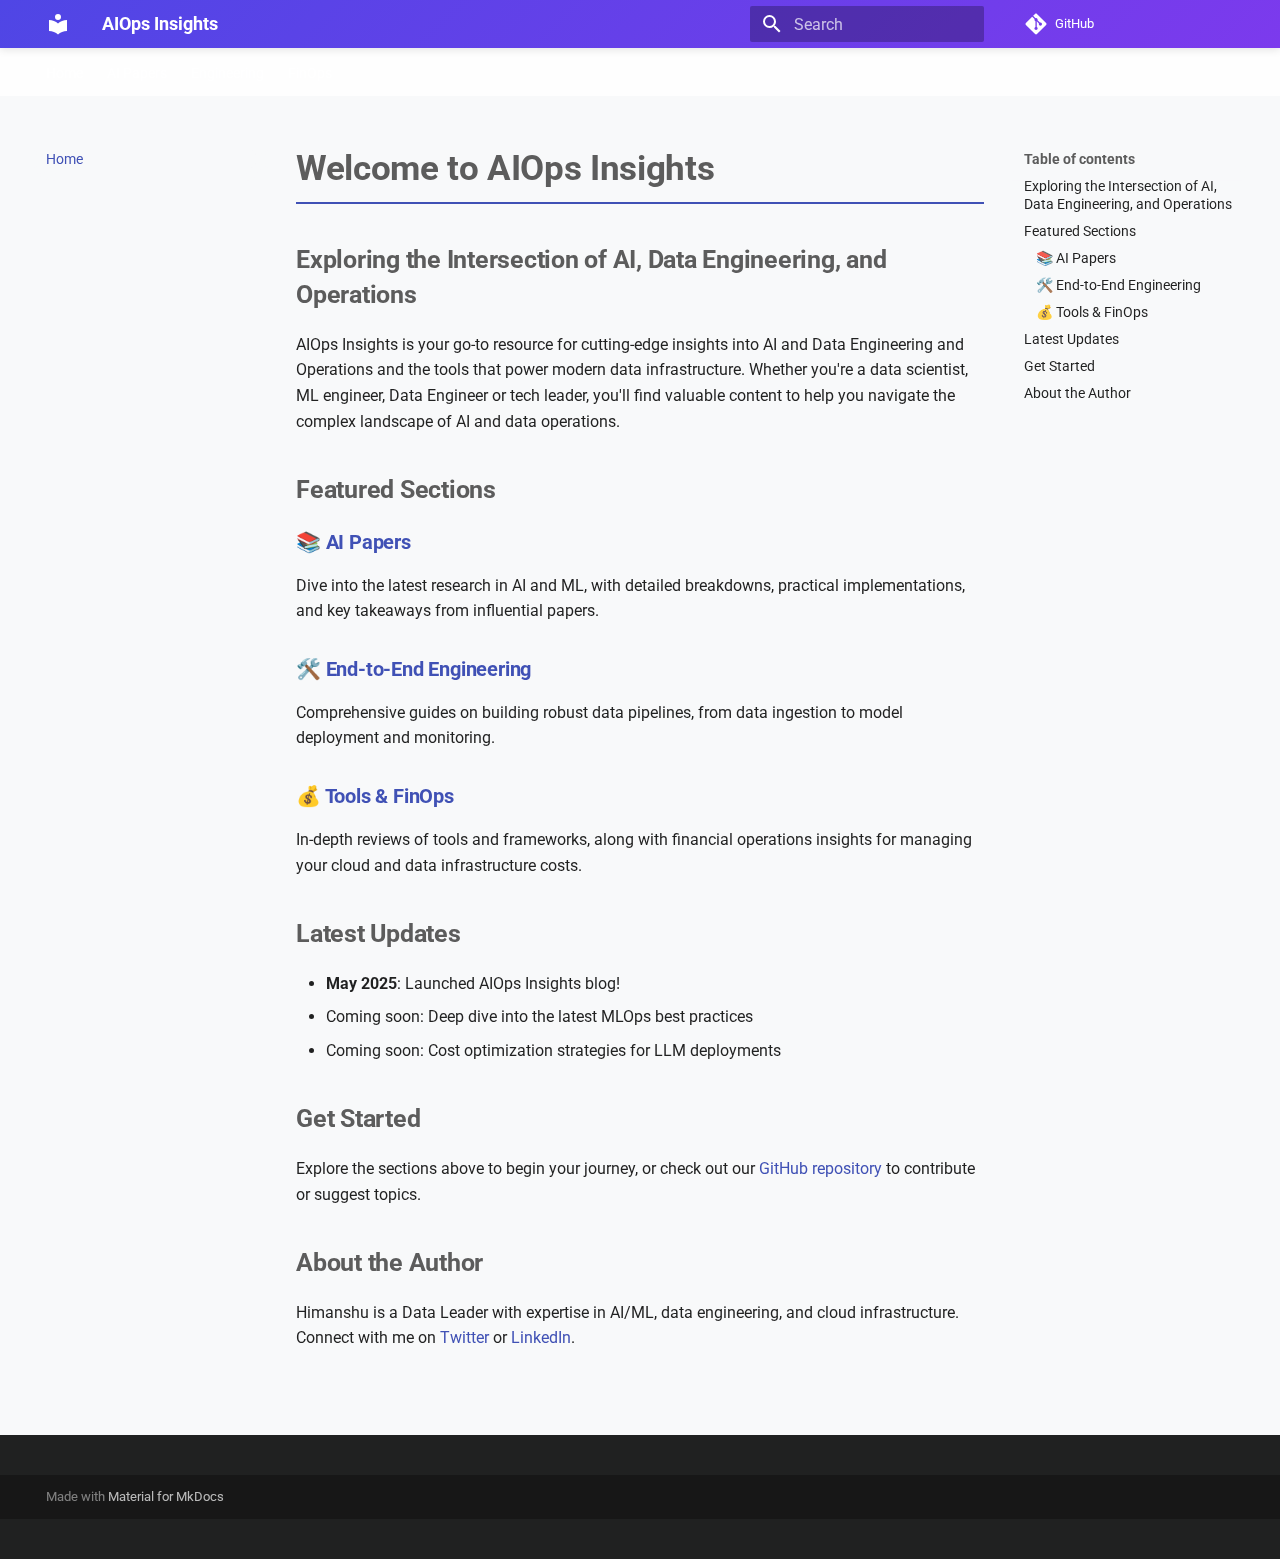
<file: index.html>
<!doctype html><html lang=en class=no-js> <head><meta charset=utf-8><meta name=viewport content="width=device-width,initial-scale=1"><link href=https://aiops-insights.com/ rel=canonical><link href=ai-papers/ rel=next><link rel=icon href=assets/images/favicon.png><meta name=generator content="mkdocs-1.6.1, mkdocs-material-9.7.0"><title>AIOps Insights</title><link rel=stylesheet href=assets/stylesheets/main.618322db.min.css><link rel=preconnect href=https://fonts.gstatic.com crossorigin><link rel=stylesheet href="https://fonts.googleapis.com/css?family=Roboto:300,300i,400,400i,700,700i%7CRoboto+Mono:400,400i,700,700i&display=fallback"><style>:root{--md-text-font:"Roboto";--md-code-font:"Roboto Mono"}</style><link rel=stylesheet href=css/extra.css><script>__md_scope=new URL(".",location),__md_hash=e=>[...e].reduce(((e,_)=>(e<<5)-e+_.charCodeAt(0)),0),__md_get=(e,_=localStorage,t=__md_scope)=>JSON.parse(_.getItem(t.pathname+"."+e)),__md_set=(e,_,t=localStorage,a=__md_scope)=>{try{t.setItem(a.pathname+"."+e,JSON.stringify(_))}catch(e){}}</script></head> <body dir=ltr> <input class=md-toggle data-md-toggle=drawer type=checkbox id=__drawer autocomplete=off> <input class=md-toggle data-md-toggle=search type=checkbox id=__search autocomplete=off> <label class=md-overlay for=__drawer></label> <div data-md-component=skip> <a href=#welcome-to-aiops-insights class=md-skip> Skip to content </a> </div> <div data-md-component=announce> </div> <header class=md-header data-md-component=header> <nav class="md-header__inner md-grid" aria-label=Header> <a href=. title="AIOps Insights" class="md-header__button md-logo" aria-label="AIOps Insights" data-md-component=logo> <svg xmlns=http://www.w3.org/2000/svg viewbox="0 0 24 24"><path d="M12 8a3 3 0 0 0 3-3 3 3 0 0 0-3-3 3 3 0 0 0-3 3 3 3 0 0 0 3 3m0 3.54C9.64 9.35 6.5 8 3 8v11c3.5 0 6.64 1.35 9 3.54 2.36-2.19 5.5-3.54 9-3.54V8c-3.5 0-6.64 1.35-9 3.54"/></svg> </a> <label class="md-header__button md-icon" for=__drawer> <svg xmlns=http://www.w3.org/2000/svg viewbox="0 0 24 24"><path d="M3 6h18v2H3zm0 5h18v2H3zm0 5h18v2H3z"/></svg> </label> <div class=md-header__title data-md-component=header-title> <div class=md-header__ellipsis> <div class=md-header__topic> <span class=md-ellipsis> AIOps Insights </span> </div> <div class=md-header__topic data-md-component=header-topic> <span class=md-ellipsis> Home </span> </div> </div> </div> <script>var palette=__md_get("__palette");if(palette&&palette.color){if("(prefers-color-scheme)"===palette.color.media){var media=matchMedia("(prefers-color-scheme: light)"),input=document.querySelector(media.matches?"[data-md-color-media='(prefers-color-scheme: light)']":"[data-md-color-media='(prefers-color-scheme: dark)']");palette.color.media=input.getAttribute("data-md-color-media"),palette.color.scheme=input.getAttribute("data-md-color-scheme"),palette.color.primary=input.getAttribute("data-md-color-primary"),palette.color.accent=input.getAttribute("data-md-color-accent")}for(var[key,value]of Object.entries(palette.color))document.body.setAttribute("data-md-color-"+key,value)}</script> <label class="md-header__button md-icon" for=__search> <svg xmlns=http://www.w3.org/2000/svg viewbox="0 0 24 24"><path d="M9.5 3A6.5 6.5 0 0 1 16 9.5c0 1.61-.59 3.09-1.56 4.23l.27.27h.79l5 5-1.5 1.5-5-5v-.79l-.27-.27A6.52 6.52 0 0 1 9.5 16 6.5 6.5 0 0 1 3 9.5 6.5 6.5 0 0 1 9.5 3m0 2C7 5 5 7 5 9.5S7 14 9.5 14 14 12 14 9.5 12 5 9.5 5"/></svg> </label> <div class=md-search data-md-component=search role=dialog> <label class=md-search__overlay for=__search></label> <div class=md-search__inner role=search> <form class=md-search__form name=search> <input type=text class=md-search__input name=query aria-label=Search placeholder=Search autocapitalize=off autocorrect=off autocomplete=off spellcheck=false data-md-component=search-query required> <label class="md-search__icon md-icon" for=__search> <svg xmlns=http://www.w3.org/2000/svg viewbox="0 0 24 24"><path d="M9.5 3A6.5 6.5 0 0 1 16 9.5c0 1.61-.59 3.09-1.56 4.23l.27.27h.79l5 5-1.5 1.5-5-5v-.79l-.27-.27A6.52 6.52 0 0 1 9.5 16 6.5 6.5 0 0 1 3 9.5 6.5 6.5 0 0 1 9.5 3m0 2C7 5 5 7 5 9.5S7 14 9.5 14 14 12 14 9.5 12 5 9.5 5"/></svg> <svg xmlns=http://www.w3.org/2000/svg viewbox="0 0 24 24"><path d="M20 11v2H8l5.5 5.5-1.42 1.42L4.16 12l7.92-7.92L13.5 5.5 8 11z"/></svg> </label> <nav class=md-search__options aria-label=Search> <button type=reset class="md-search__icon md-icon" title=Clear aria-label=Clear tabindex=-1> <svg xmlns=http://www.w3.org/2000/svg viewbox="0 0 24 24"><path d="M19 6.41 17.59 5 12 10.59 6.41 5 5 6.41 10.59 12 5 17.59 6.41 19 12 13.41 17.59 19 19 17.59 13.41 12z"/></svg> </button> </nav> </form> <div class=md-search__output> <div class=md-search__scrollwrap tabindex=0 data-md-scrollfix> <div class=md-search-result data-md-component=search-result> <div class=md-search-result__meta> Initializing search </div> <ol class=md-search-result__list role=presentation></ol> </div> </div> </div> </div> </div> <div class=md-header__source> <a href=https://github.com/himy2u/aiopsinsights.git title="Go to repository" class=md-source data-md-component=source> <div class="md-source__icon md-icon"> <svg xmlns=http://www.w3.org/2000/svg viewbox="0 0 448 512"><!-- Font Awesome Free 7.1.0 by @fontawesome - https://fontawesome.com License - https://fontawesome.com/license/free (Icons: CC BY 4.0, Fonts: SIL OFL 1.1, Code: MIT License) Copyright 2025 Fonticons, Inc.--><path d="M439.6 236.1 244 40.5c-5.4-5.5-12.8-8.5-20.4-8.5s-15 3-20.4 8.4L162.5 81l51.5 51.5c27.1-9.1 52.7 16.8 43.4 43.7l49.7 49.7c34.2-11.8 61.2 31 35.5 56.7-26.5 26.5-70.2-2.9-56-37.3L240.3 199v121.9c25.3 12.5 22.3 41.8 9.1 55-6.4 6.4-15.2 10.1-24.3 10.1s-17.8-3.6-24.3-10.1c-17.6-17.6-11.1-46.9 11.2-56v-123c-20.8-8.5-24.6-30.7-18.6-45L142.6 101 8.5 235.1C3 240.6 0 247.9 0 255.5s3 15 8.5 20.4l195.6 195.7c5.4 5.4 12.7 8.4 20.4 8.4s15-3 20.4-8.4l194.7-194.7c5.4-5.4 8.4-12.8 8.4-20.4s-3-15-8.4-20.4"/></svg> </div> <div class=md-source__repository> GitHub </div> </a> </div> </nav> </header> <div class=md-container data-md-component=container> <nav class=md-tabs aria-label=Tabs data-md-component=tabs> <div class=md-grid> <ul class=md-tabs__list> <li class="md-tabs__item md-tabs__item--active"> <a href=. class=md-tabs__link> Home </a> </li> <li class=md-tabs__item> <a href=ai-papers/ class=md-tabs__link> AI Papers </a> </li> <li class=md-tabs__item> <a href=end-to-end-eng/ class=md-tabs__link> Engineering </a> </li> <li class=md-tabs__item> <a href=tool-finops/ class=md-tabs__link> FinOps </a> </li> </ul> </div> </nav> <main class=md-main data-md-component=main> <div class="md-main__inner md-grid"> <div class="md-sidebar md-sidebar--primary" data-md-component=sidebar data-md-type=navigation> <div class=md-sidebar__scrollwrap> <div class=md-sidebar__inner> <nav class="md-nav md-nav--primary md-nav--lifted" aria-label=Navigation data-md-level=0> <label class=md-nav__title for=__drawer> <a href=. title="AIOps Insights" class="md-nav__button md-logo" aria-label="AIOps Insights" data-md-component=logo> <svg xmlns=http://www.w3.org/2000/svg viewbox="0 0 24 24"><path d="M12 8a3 3 0 0 0 3-3 3 3 0 0 0-3-3 3 3 0 0 0-3 3 3 3 0 0 0 3 3m0 3.54C9.64 9.35 6.5 8 3 8v11c3.5 0 6.64 1.35 9 3.54 2.36-2.19 5.5-3.54 9-3.54V8c-3.5 0-6.64 1.35-9 3.54"/></svg> </a> AIOps Insights </label> <div class=md-nav__source> <a href=https://github.com/himy2u/aiopsinsights.git title="Go to repository" class=md-source data-md-component=source> <div class="md-source__icon md-icon"> <svg xmlns=http://www.w3.org/2000/svg viewbox="0 0 448 512"><!-- Font Awesome Free 7.1.0 by @fontawesome - https://fontawesome.com License - https://fontawesome.com/license/free (Icons: CC BY 4.0, Fonts: SIL OFL 1.1, Code: MIT License) Copyright 2025 Fonticons, Inc.--><path d="M439.6 236.1 244 40.5c-5.4-5.5-12.8-8.5-20.4-8.5s-15 3-20.4 8.4L162.5 81l51.5 51.5c27.1-9.1 52.7 16.8 43.4 43.7l49.7 49.7c34.2-11.8 61.2 31 35.5 56.7-26.5 26.5-70.2-2.9-56-37.3L240.3 199v121.9c25.3 12.5 22.3 41.8 9.1 55-6.4 6.4-15.2 10.1-24.3 10.1s-17.8-3.6-24.3-10.1c-17.6-17.6-11.1-46.9 11.2-56v-123c-20.8-8.5-24.6-30.7-18.6-45L142.6 101 8.5 235.1C3 240.6 0 247.9 0 255.5s3 15 8.5 20.4l195.6 195.7c5.4 5.4 12.7 8.4 20.4 8.4s15-3 20.4-8.4l194.7-194.7c5.4-5.4 8.4-12.8 8.4-20.4s-3-15-8.4-20.4"/></svg> </div> <div class=md-source__repository> GitHub </div> </a> </div> <ul class=md-nav__list data-md-scrollfix> <li class="md-nav__item md-nav__item--active"> <input class="md-nav__toggle md-toggle" type=checkbox id=__toc> <label class="md-nav__link md-nav__link--active" for=__toc> <span class=md-ellipsis> Home </span> <span class="md-nav__icon md-icon"></span> </label> <a href=. class="md-nav__link md-nav__link--active"> <span class=md-ellipsis> Home </span> </a> <nav class="md-nav md-nav--secondary" aria-label="Table of contents"> <label class=md-nav__title for=__toc> <span class="md-nav__icon md-icon"></span> Table of contents </label> <ul class=md-nav__list data-md-component=toc data-md-scrollfix> <li class=md-nav__item> <a href=#exploring-the-intersection-of-ai-data-engineering-and-operations class=md-nav__link> <span class=md-ellipsis> Exploring the Intersection of AI, Data Engineering, and Operations </span> </a> </li> <li class=md-nav__item> <a href=#featured-sections class=md-nav__link> <span class=md-ellipsis> Featured Sections </span> </a> <nav class=md-nav aria-label="Featured Sections"> <ul class=md-nav__list> <li class=md-nav__item> <a href=#ai-papers class=md-nav__link> <span class=md-ellipsis> 📚 AI Papers </span> </a> </li> <li class=md-nav__item> <a href=#end-to-end-engineering class=md-nav__link> <span class=md-ellipsis> 🛠️ End-to-End Engineering </span> </a> </li> <li class=md-nav__item> <a href=#tools-finops class=md-nav__link> <span class=md-ellipsis> 💰 Tools &amp; FinOps </span> </a> </li> </ul> </nav> </li> <li class=md-nav__item> <a href=#latest-updates class=md-nav__link> <span class=md-ellipsis> Latest Updates </span> </a> </li> <li class=md-nav__item> <a href=#get-started class=md-nav__link> <span class=md-ellipsis> Get Started </span> </a> </li> <li class=md-nav__item> <a href=#about-the-author class=md-nav__link> <span class=md-ellipsis> About the Author </span> </a> </li> </ul> </nav> </li> <li class=md-nav__item> <a href=ai-papers/ class=md-nav__link> <span class=md-ellipsis> AI Papers </span> </a> </li> <li class=md-nav__item> <a href=end-to-end-eng/ class=md-nav__link> <span class=md-ellipsis> Engineering </span> </a> </li> <li class=md-nav__item> <a href=tool-finops/ class=md-nav__link> <span class=md-ellipsis> FinOps </span> </a> </li> </ul> </nav> </div> </div> </div> <div class="md-sidebar md-sidebar--secondary" data-md-component=sidebar data-md-type=toc> <div class=md-sidebar__scrollwrap> <div class=md-sidebar__inner> <nav class="md-nav md-nav--secondary" aria-label="Table of contents"> <label class=md-nav__title for=__toc> <span class="md-nav__icon md-icon"></span> Table of contents </label> <ul class=md-nav__list data-md-component=toc data-md-scrollfix> <li class=md-nav__item> <a href=#exploring-the-intersection-of-ai-data-engineering-and-operations class=md-nav__link> <span class=md-ellipsis> Exploring the Intersection of AI, Data Engineering, and Operations </span> </a> </li> <li class=md-nav__item> <a href=#featured-sections class=md-nav__link> <span class=md-ellipsis> Featured Sections </span> </a> <nav class=md-nav aria-label="Featured Sections"> <ul class=md-nav__list> <li class=md-nav__item> <a href=#ai-papers class=md-nav__link> <span class=md-ellipsis> 📚 AI Papers </span> </a> </li> <li class=md-nav__item> <a href=#end-to-end-engineering class=md-nav__link> <span class=md-ellipsis> 🛠️ End-to-End Engineering </span> </a> </li> <li class=md-nav__item> <a href=#tools-finops class=md-nav__link> <span class=md-ellipsis> 💰 Tools &amp; FinOps </span> </a> </li> </ul> </nav> </li> <li class=md-nav__item> <a href=#latest-updates class=md-nav__link> <span class=md-ellipsis> Latest Updates </span> </a> </li> <li class=md-nav__item> <a href=#get-started class=md-nav__link> <span class=md-ellipsis> Get Started </span> </a> </li> <li class=md-nav__item> <a href=#about-the-author class=md-nav__link> <span class=md-ellipsis> About the Author </span> </a> </li> </ul> </nav> </div> </div> </div> <div class=md-content data-md-component=content> <article class="md-content__inner md-typeset"> <h1 id=welcome-to-aiops-insights>Welcome to AIOps Insights<a class=headerlink href=#welcome-to-aiops-insights title="Permanent link">&para;</a></h1> <h2 id=exploring-the-intersection-of-ai-data-engineering-and-operations>Exploring the Intersection of AI, Data Engineering, and Operations<a class=headerlink href=#exploring-the-intersection-of-ai-data-engineering-and-operations title="Permanent link">&para;</a></h2> <p>AIOps Insights is your go-to resource for cutting-edge insights into AI and Data Engineering and Operations and the tools that power modern data infrastructure. Whether you're a data scientist, ML engineer, Data Engineer or tech leader, you'll find valuable content to help you navigate the complex landscape of AI and data operations.</p> <h2 id=featured-sections>Featured Sections<a class=headerlink href=#featured-sections title="Permanent link">&para;</a></h2> <h3 id=ai-papers>📚 <a href=/ai-papers/ >AI Papers</a><a class=headerlink href=#ai-papers title="Permanent link">&para;</a></h3> <p>Dive into the latest research in AI and ML, with detailed breakdowns, practical implementations, and key takeaways from influential papers.</p> <h3 id=end-to-end-engineering>🛠️ <a href=/end-to-end-eng/ >End-to-End Engineering</a><a class=headerlink href=#end-to-end-engineering title="Permanent link">&para;</a></h3> <p>Comprehensive guides on building robust data pipelines, from data ingestion to model deployment and monitoring.</p> <h3 id=tools-finops>💰 <a href=/tool-finops/ >Tools &amp; FinOps</a><a class=headerlink href=#tools-finops title="Permanent link">&para;</a></h3> <p>In-depth reviews of tools and frameworks, along with financial operations insights for managing your cloud and data infrastructure costs.</p> <h2 id=latest-updates>Latest Updates<a class=headerlink href=#latest-updates title="Permanent link">&para;</a></h2> <ul> <li><strong>May 2025</strong>: Launched AIOps Insights blog!</li> <li>Coming soon: Deep dive into the latest MLOps best practices</li> <li>Coming soon: Cost optimization strategies for LLM deployments</li> </ul> <h2 id=get-started>Get Started<a class=headerlink href=#get-started title="Permanent link">&para;</a></h2> <p>Explore the sections above to begin your journey, or check out our <a href=https://github.com/himanshudataengg/sales-forecast-pipeline.git>GitHub repository</a> to contribute or suggest topics.</p> <h2 id=about-the-author>About the Author<a class=headerlink href=#about-the-author title="Permanent link">&para;</a></h2> <p>Himanshu is a Data Leader with expertise in AI/ML, data engineering, and cloud infrastructure. Connect with me on <a href=https://x.com/himanshuptech>Twitter</a> or <a href=www.linkedin.com/in/hrnp>LinkedIn</a>.</p> </article> </div> <script>var target=document.getElementById(location.hash.slice(1));target&&target.name&&(target.checked=target.name.startsWith("__tabbed_"))</script> </div> </main> <footer class=md-footer> <div class="md-footer-meta md-typeset"> <div class="md-footer-meta__inner md-grid"> <div class=md-copyright> Made with <a href=https://squidfunk.github.io/mkdocs-material/ target=_blank rel=noopener> Material for MkDocs </a> </div> </div> </div> </footer> </div> <div class=md-dialog data-md-component=dialog> <div class="md-dialog__inner md-typeset"></div> </div> <script id=__config type=application/json>{"annotate": null, "base": ".", "features": ["navigation.tabs", "navigation.indexes", "search.highlight"], "search": "assets/javascripts/workers/search.7a47a382.min.js", "tags": null, "translations": {"clipboard.copied": "Copied to clipboard", "clipboard.copy": "Copy to clipboard", "search.result.more.one": "1 more on this page", "search.result.more.other": "# more on this page", "search.result.none": "No matching documents", "search.result.one": "1 matching document", "search.result.other": "# matching documents", "search.result.placeholder": "Type to start searching", "search.result.term.missing": "Missing", "select.version": "Select version"}, "version": null}</script> <script src=assets/javascripts/bundle.e71a0d61.min.js></script> <script src=js/extra.js></script> </body> </html>
</file>
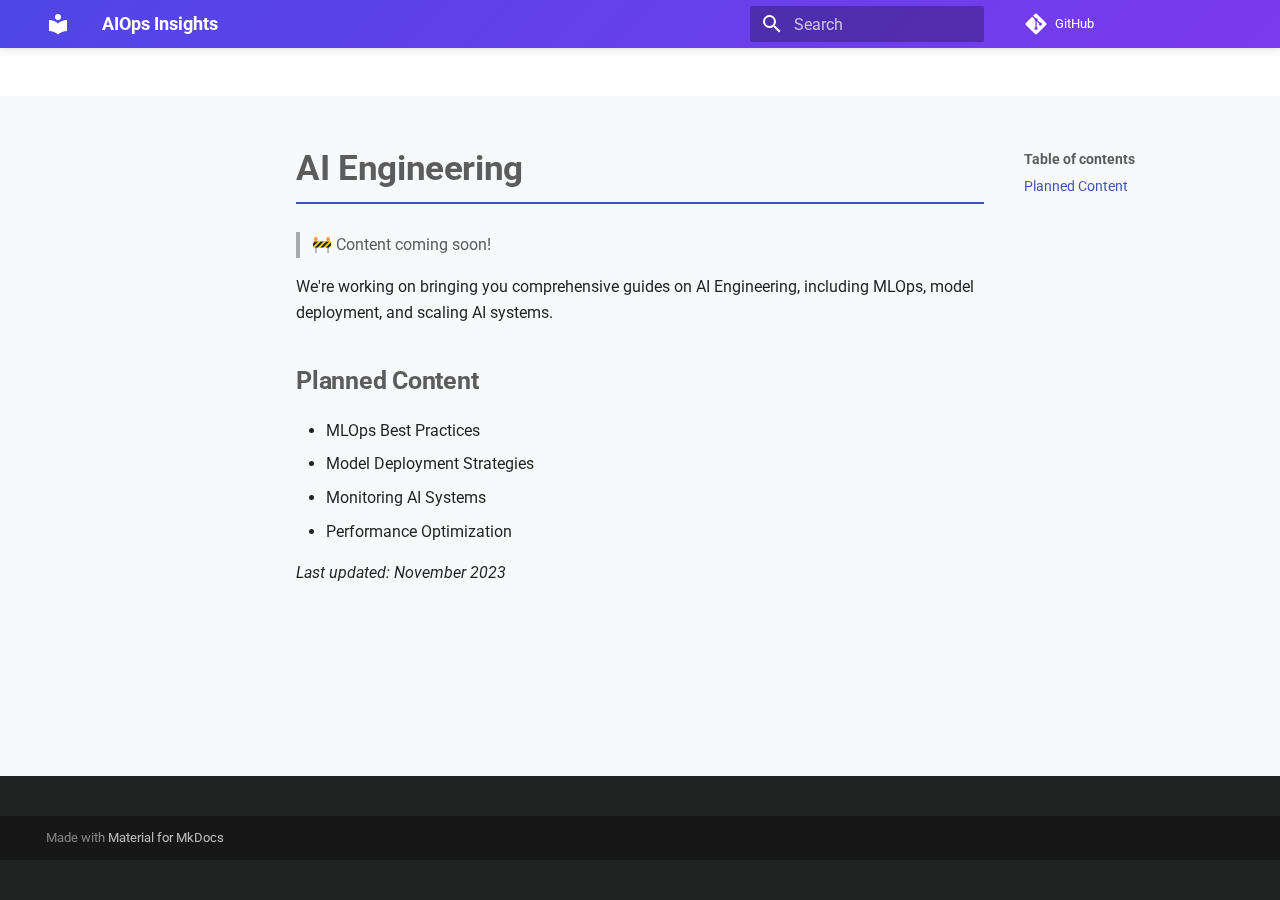
<file: ai-engineering/index.html>
<!doctype html><html lang=en class=no-js> <head><meta charset=utf-8><meta name=viewport content="width=device-width,initial-scale=1"><link href=https://aiops-insights.com/ai-engineering/ rel=canonical><link rel=icon href=../assets/images/favicon.png><meta name=generator content="mkdocs-1.6.1, mkdocs-material-9.7.0"><title>AI Engineering - AIOps Insights</title><link rel=stylesheet href=../assets/stylesheets/main.618322db.min.css><link rel=preconnect href=https://fonts.gstatic.com crossorigin><link rel=stylesheet href="https://fonts.googleapis.com/css?family=Roboto:300,300i,400,400i,700,700i%7CRoboto+Mono:400,400i,700,700i&display=fallback"><style>:root{--md-text-font:"Roboto";--md-code-font:"Roboto Mono"}</style><link rel=stylesheet href=../css/extra.css><script>__md_scope=new URL("..",location),__md_hash=e=>[...e].reduce(((e,_)=>(e<<5)-e+_.charCodeAt(0)),0),__md_get=(e,_=localStorage,t=__md_scope)=>JSON.parse(_.getItem(t.pathname+"."+e)),__md_set=(e,_,t=localStorage,a=__md_scope)=>{try{t.setItem(a.pathname+"."+e,JSON.stringify(_))}catch(e){}}</script></head> <body dir=ltr> <input class=md-toggle data-md-toggle=drawer type=checkbox id=__drawer autocomplete=off> <input class=md-toggle data-md-toggle=search type=checkbox id=__search autocomplete=off> <label class=md-overlay for=__drawer></label> <div data-md-component=skip> <a href=#ai-engineering class=md-skip> Skip to content </a> </div> <div data-md-component=announce> </div> <header class=md-header data-md-component=header> <nav class="md-header__inner md-grid" aria-label=Header> <a href=.. title="AIOps Insights" class="md-header__button md-logo" aria-label="AIOps Insights" data-md-component=logo> <svg xmlns=http://www.w3.org/2000/svg viewbox="0 0 24 24"><path d="M12 8a3 3 0 0 0 3-3 3 3 0 0 0-3-3 3 3 0 0 0-3 3 3 3 0 0 0 3 3m0 3.54C9.64 9.35 6.5 8 3 8v11c3.5 0 6.64 1.35 9 3.54 2.36-2.19 5.5-3.54 9-3.54V8c-3.5 0-6.64 1.35-9 3.54"/></svg> </a> <label class="md-header__button md-icon" for=__drawer> <svg xmlns=http://www.w3.org/2000/svg viewbox="0 0 24 24"><path d="M3 6h18v2H3zm0 5h18v2H3zm0 5h18v2H3z"/></svg> </label> <div class=md-header__title data-md-component=header-title> <div class=md-header__ellipsis> <div class=md-header__topic> <span class=md-ellipsis> AIOps Insights </span> </div> <div class=md-header__topic data-md-component=header-topic> <span class=md-ellipsis> AI Engineering </span> </div> </div> </div> <script>var palette=__md_get("__palette");if(palette&&palette.color){if("(prefers-color-scheme)"===palette.color.media){var media=matchMedia("(prefers-color-scheme: light)"),input=document.querySelector(media.matches?"[data-md-color-media='(prefers-color-scheme: light)']":"[data-md-color-media='(prefers-color-scheme: dark)']");palette.color.media=input.getAttribute("data-md-color-media"),palette.color.scheme=input.getAttribute("data-md-color-scheme"),palette.color.primary=input.getAttribute("data-md-color-primary"),palette.color.accent=input.getAttribute("data-md-color-accent")}for(var[key,value]of Object.entries(palette.color))document.body.setAttribute("data-md-color-"+key,value)}</script> <label class="md-header__button md-icon" for=__search> <svg xmlns=http://www.w3.org/2000/svg viewbox="0 0 24 24"><path d="M9.5 3A6.5 6.5 0 0 1 16 9.5c0 1.61-.59 3.09-1.56 4.23l.27.27h.79l5 5-1.5 1.5-5-5v-.79l-.27-.27A6.52 6.52 0 0 1 9.5 16 6.5 6.5 0 0 1 3 9.5 6.5 6.5 0 0 1 9.5 3m0 2C7 5 5 7 5 9.5S7 14 9.5 14 14 12 14 9.5 12 5 9.5 5"/></svg> </label> <div class=md-search data-md-component=search role=dialog> <label class=md-search__overlay for=__search></label> <div class=md-search__inner role=search> <form class=md-search__form name=search> <input type=text class=md-search__input name=query aria-label=Search placeholder=Search autocapitalize=off autocorrect=off autocomplete=off spellcheck=false data-md-component=search-query required> <label class="md-search__icon md-icon" for=__search> <svg xmlns=http://www.w3.org/2000/svg viewbox="0 0 24 24"><path d="M9.5 3A6.5 6.5 0 0 1 16 9.5c0 1.61-.59 3.09-1.56 4.23l.27.27h.79l5 5-1.5 1.5-5-5v-.79l-.27-.27A6.52 6.52 0 0 1 9.5 16 6.5 6.5 0 0 1 3 9.5 6.5 6.5 0 0 1 9.5 3m0 2C7 5 5 7 5 9.5S7 14 9.5 14 14 12 14 9.5 12 5 9.5 5"/></svg> <svg xmlns=http://www.w3.org/2000/svg viewbox="0 0 24 24"><path d="M20 11v2H8l5.5 5.5-1.42 1.42L4.16 12l7.92-7.92L13.5 5.5 8 11z"/></svg> </label> <nav class=md-search__options aria-label=Search> <button type=reset class="md-search__icon md-icon" title=Clear aria-label=Clear tabindex=-1> <svg xmlns=http://www.w3.org/2000/svg viewbox="0 0 24 24"><path d="M19 6.41 17.59 5 12 10.59 6.41 5 5 6.41 10.59 12 5 17.59 6.41 19 12 13.41 17.59 19 19 17.59 13.41 12z"/></svg> </button> </nav> </form> <div class=md-search__output> <div class=md-search__scrollwrap tabindex=0 data-md-scrollfix> <div class=md-search-result data-md-component=search-result> <div class=md-search-result__meta> Initializing search </div> <ol class=md-search-result__list role=presentation></ol> </div> </div> </div> </div> </div> <div class=md-header__source> <a href=https://github.com/himy2u/aiopsinsights.git title="Go to repository" class=md-source data-md-component=source> <div class="md-source__icon md-icon"> <svg xmlns=http://www.w3.org/2000/svg viewbox="0 0 448 512"><!-- Font Awesome Free 7.1.0 by @fontawesome - https://fontawesome.com License - https://fontawesome.com/license/free (Icons: CC BY 4.0, Fonts: SIL OFL 1.1, Code: MIT License) Copyright 2025 Fonticons, Inc.--><path d="M439.6 236.1 244 40.5c-5.4-5.5-12.8-8.5-20.4-8.5s-15 3-20.4 8.4L162.5 81l51.5 51.5c27.1-9.1 52.7 16.8 43.4 43.7l49.7 49.7c34.2-11.8 61.2 31 35.5 56.7-26.5 26.5-70.2-2.9-56-37.3L240.3 199v121.9c25.3 12.5 22.3 41.8 9.1 55-6.4 6.4-15.2 10.1-24.3 10.1s-17.8-3.6-24.3-10.1c-17.6-17.6-11.1-46.9 11.2-56v-123c-20.8-8.5-24.6-30.7-18.6-45L142.6 101 8.5 235.1C3 240.6 0 247.9 0 255.5s3 15 8.5 20.4l195.6 195.7c5.4 5.4 12.7 8.4 20.4 8.4s15-3 20.4-8.4l194.7-194.7c5.4-5.4 8.4-12.8 8.4-20.4s-3-15-8.4-20.4"/></svg> </div> <div class=md-source__repository> GitHub </div> </a> </div> </nav> </header> <div class=md-container data-md-component=container> <nav class=md-tabs aria-label=Tabs data-md-component=tabs> <div class=md-grid> <ul class=md-tabs__list> <li class=md-tabs__item> <a href=.. class=md-tabs__link> Home </a> </li> <li class=md-tabs__item> <a href=../ai-papers/ class=md-tabs__link> AI Papers </a> </li> <li class=md-tabs__item> <a href=../end-to-end-eng/ class=md-tabs__link> Engineering </a> </li> <li class=md-tabs__item> <a href=../tool-finops/ class=md-tabs__link> FinOps </a> </li> </ul> </div> </nav> <main class=md-main data-md-component=main> <div class="md-main__inner md-grid"> <div class="md-sidebar md-sidebar--primary" data-md-component=sidebar data-md-type=navigation> <div class=md-sidebar__scrollwrap> <div class=md-sidebar__inner> <nav class="md-nav md-nav--primary md-nav--lifted" aria-label=Navigation data-md-level=0> <label class=md-nav__title for=__drawer> <a href=.. title="AIOps Insights" class="md-nav__button md-logo" aria-label="AIOps Insights" data-md-component=logo> <svg xmlns=http://www.w3.org/2000/svg viewbox="0 0 24 24"><path d="M12 8a3 3 0 0 0 3-3 3 3 0 0 0-3-3 3 3 0 0 0-3 3 3 3 0 0 0 3 3m0 3.54C9.64 9.35 6.5 8 3 8v11c3.5 0 6.64 1.35 9 3.54 2.36-2.19 5.5-3.54 9-3.54V8c-3.5 0-6.64 1.35-9 3.54"/></svg> </a> AIOps Insights </label> <div class=md-nav__source> <a href=https://github.com/himy2u/aiopsinsights.git title="Go to repository" class=md-source data-md-component=source> <div class="md-source__icon md-icon"> <svg xmlns=http://www.w3.org/2000/svg viewbox="0 0 448 512"><!-- Font Awesome Free 7.1.0 by @fontawesome - https://fontawesome.com License - https://fontawesome.com/license/free (Icons: CC BY 4.0, Fonts: SIL OFL 1.1, Code: MIT License) Copyright 2025 Fonticons, Inc.--><path d="M439.6 236.1 244 40.5c-5.4-5.5-12.8-8.5-20.4-8.5s-15 3-20.4 8.4L162.5 81l51.5 51.5c27.1-9.1 52.7 16.8 43.4 43.7l49.7 49.7c34.2-11.8 61.2 31 35.5 56.7-26.5 26.5-70.2-2.9-56-37.3L240.3 199v121.9c25.3 12.5 22.3 41.8 9.1 55-6.4 6.4-15.2 10.1-24.3 10.1s-17.8-3.6-24.3-10.1c-17.6-17.6-11.1-46.9 11.2-56v-123c-20.8-8.5-24.6-30.7-18.6-45L142.6 101 8.5 235.1C3 240.6 0 247.9 0 255.5s3 15 8.5 20.4l195.6 195.7c5.4 5.4 12.7 8.4 20.4 8.4s15-3 20.4-8.4l194.7-194.7c5.4-5.4 8.4-12.8 8.4-20.4s-3-15-8.4-20.4"/></svg> </div> <div class=md-source__repository> GitHub </div> </a> </div> <ul class=md-nav__list data-md-scrollfix> <li class=md-nav__item> <a href=.. class=md-nav__link> <span class=md-ellipsis> Home </span> </a> </li> <li class=md-nav__item> <a href=../ai-papers/ class=md-nav__link> <span class=md-ellipsis> AI Papers </span> </a> </li> <li class=md-nav__item> <a href=../end-to-end-eng/ class=md-nav__link> <span class=md-ellipsis> Engineering </span> </a> </li> <li class=md-nav__item> <a href=../tool-finops/ class=md-nav__link> <span class=md-ellipsis> FinOps </span> </a> </li> </ul> </nav> </div> </div> </div> <div class="md-sidebar md-sidebar--secondary" data-md-component=sidebar data-md-type=toc> <div class=md-sidebar__scrollwrap> <div class=md-sidebar__inner> <nav class="md-nav md-nav--secondary" aria-label="Table of contents"> <label class=md-nav__title for=__toc> <span class="md-nav__icon md-icon"></span> Table of contents </label> <ul class=md-nav__list data-md-component=toc data-md-scrollfix> <li class=md-nav__item> <a href=#planned-content class=md-nav__link> <span class=md-ellipsis> Planned Content </span> </a> </li> </ul> </nav> </div> </div> </div> <div class=md-content data-md-component=content> <article class="md-content__inner md-typeset"> <h1 id=ai-engineering>AI Engineering<a class=headerlink href=#ai-engineering title="Permanent link">&para;</a></h1> <blockquote> <p>🚧 Content coming soon!</p> </blockquote> <p>We're working on bringing you comprehensive guides on AI Engineering, including MLOps, model deployment, and scaling AI systems.</p> <h2 id=planned-content>Planned Content<a class=headerlink href=#planned-content title="Permanent link">&para;</a></h2> <ul> <li>MLOps Best Practices</li> <li>Model Deployment Strategies</li> <li>Monitoring AI Systems</li> <li>Performance Optimization</li> </ul> <p><em>Last updated: November 2023</em></p> </article> </div> <script>var target=document.getElementById(location.hash.slice(1));target&&target.name&&(target.checked=target.name.startsWith("__tabbed_"))</script> </div> </main> <footer class=md-footer> <div class="md-footer-meta md-typeset"> <div class="md-footer-meta__inner md-grid"> <div class=md-copyright> Made with <a href=https://squidfunk.github.io/mkdocs-material/ target=_blank rel=noopener> Material for MkDocs </a> </div> </div> </div> </footer> </div> <div class=md-dialog data-md-component=dialog> <div class="md-dialog__inner md-typeset"></div> </div> <script id=__config type=application/json>{"annotate": null, "base": "..", "features": ["navigation.tabs", "navigation.indexes", "search.highlight"], "search": "../assets/javascripts/workers/search.7a47a382.min.js", "tags": null, "translations": {"clipboard.copied": "Copied to clipboard", "clipboard.copy": "Copy to clipboard", "search.result.more.one": "1 more on this page", "search.result.more.other": "# more on this page", "search.result.none": "No matching documents", "search.result.one": "1 matching document", "search.result.other": "# matching documents", "search.result.placeholder": "Type to start searching", "search.result.term.missing": "Missing", "select.version": "Select version"}, "version": null}</script> <script src=../assets/javascripts/bundle.e71a0d61.min.js></script> <script src=../js/extra.js></script> </body> </html>
</file>
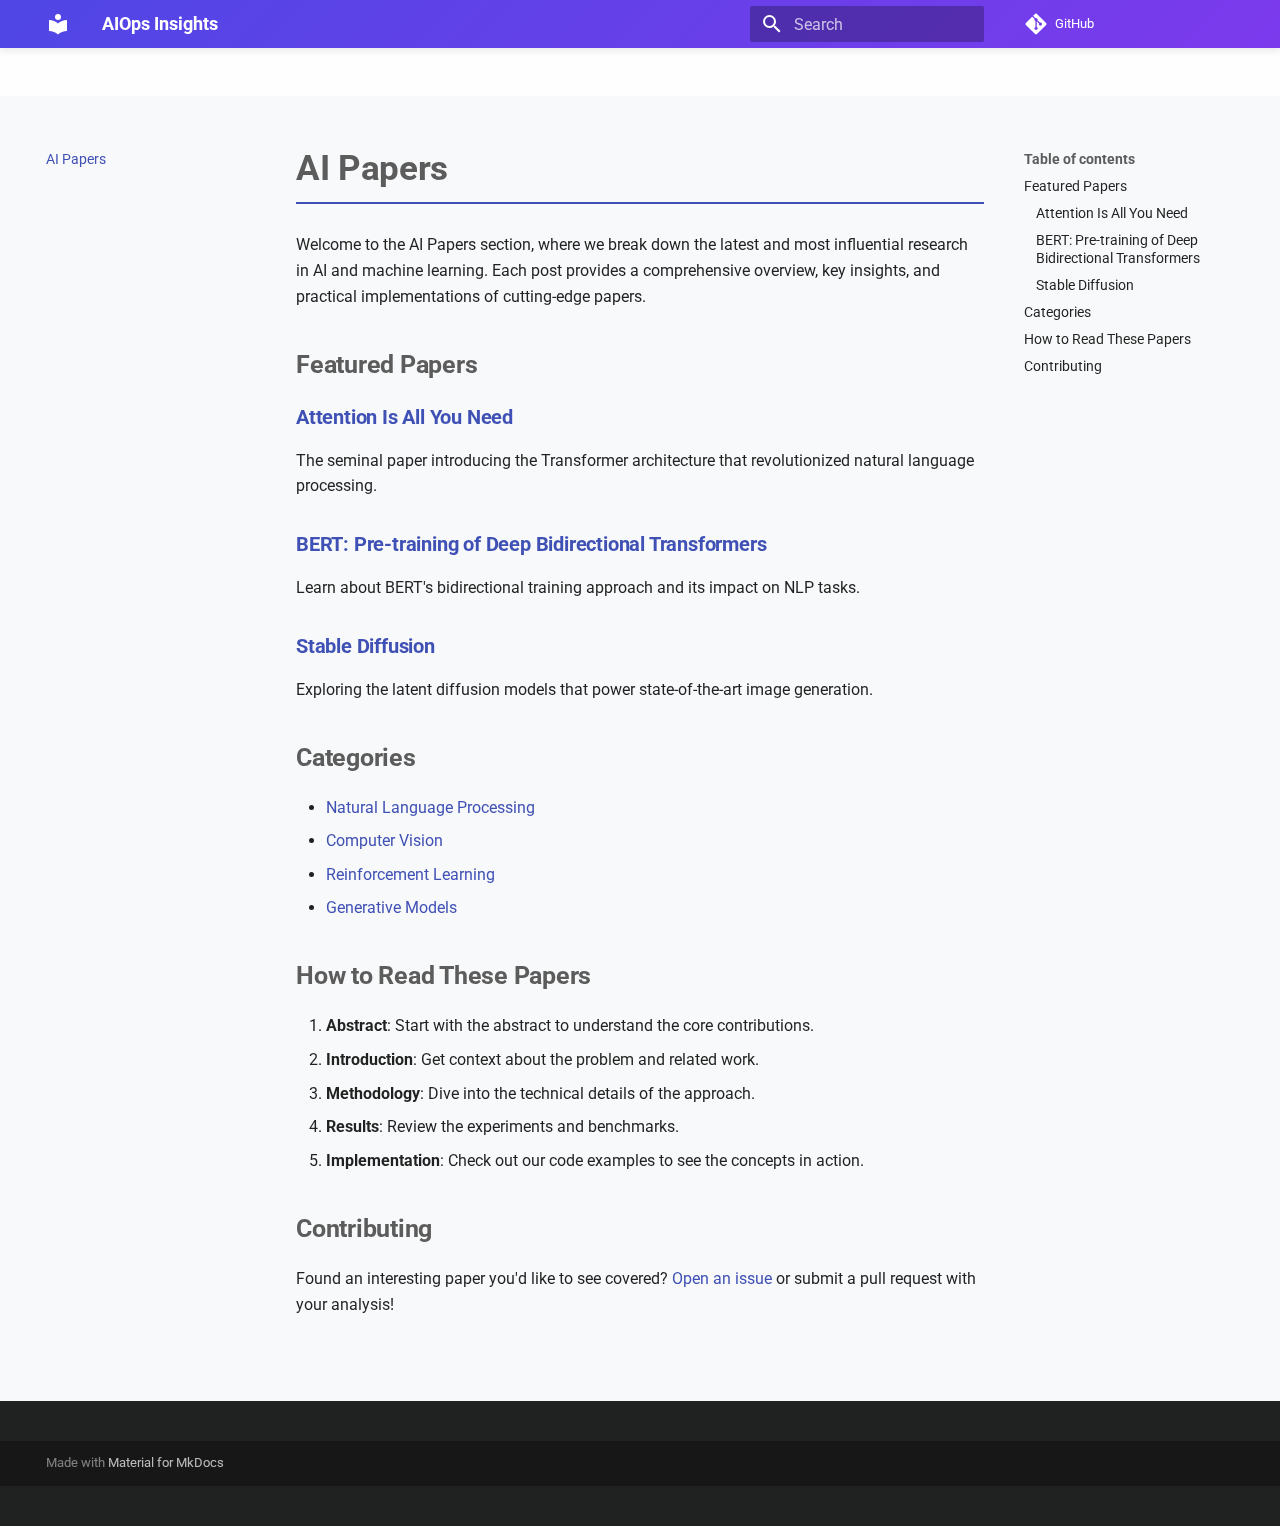
<file: ai-papers/index.html>
<!doctype html><html lang=en class=no-js> <head><meta charset=utf-8><meta name=viewport content="width=device-width,initial-scale=1"><link href=https://aiops-insights.com/ai-papers/ rel=canonical><link rel=prev href=..><link href=../end-to-end-eng/ rel=next><link rel=icon href=../assets/images/favicon.png><meta name=generator content="mkdocs-1.6.1, mkdocs-material-9.7.0"><title>AI Papers - AIOps Insights</title><link rel=stylesheet href=../assets/stylesheets/main.618322db.min.css><link rel=preconnect href=https://fonts.gstatic.com crossorigin><link rel=stylesheet href="https://fonts.googleapis.com/css?family=Roboto:300,300i,400,400i,700,700i%7CRoboto+Mono:400,400i,700,700i&display=fallback"><style>:root{--md-text-font:"Roboto";--md-code-font:"Roboto Mono"}</style><link rel=stylesheet href=../css/extra.css><script>__md_scope=new URL("..",location),__md_hash=e=>[...e].reduce(((e,_)=>(e<<5)-e+_.charCodeAt(0)),0),__md_get=(e,_=localStorage,t=__md_scope)=>JSON.parse(_.getItem(t.pathname+"."+e)),__md_set=(e,_,t=localStorage,a=__md_scope)=>{try{t.setItem(a.pathname+"."+e,JSON.stringify(_))}catch(e){}}</script></head> <body dir=ltr> <input class=md-toggle data-md-toggle=drawer type=checkbox id=__drawer autocomplete=off> <input class=md-toggle data-md-toggle=search type=checkbox id=__search autocomplete=off> <label class=md-overlay for=__drawer></label> <div data-md-component=skip> <a href=#ai-papers class=md-skip> Skip to content </a> </div> <div data-md-component=announce> </div> <header class=md-header data-md-component=header> <nav class="md-header__inner md-grid" aria-label=Header> <a href=.. title="AIOps Insights" class="md-header__button md-logo" aria-label="AIOps Insights" data-md-component=logo> <svg xmlns=http://www.w3.org/2000/svg viewbox="0 0 24 24"><path d="M12 8a3 3 0 0 0 3-3 3 3 0 0 0-3-3 3 3 0 0 0-3 3 3 3 0 0 0 3 3m0 3.54C9.64 9.35 6.5 8 3 8v11c3.5 0 6.64 1.35 9 3.54 2.36-2.19 5.5-3.54 9-3.54V8c-3.5 0-6.64 1.35-9 3.54"/></svg> </a> <label class="md-header__button md-icon" for=__drawer> <svg xmlns=http://www.w3.org/2000/svg viewbox="0 0 24 24"><path d="M3 6h18v2H3zm0 5h18v2H3zm0 5h18v2H3z"/></svg> </label> <div class=md-header__title data-md-component=header-title> <div class=md-header__ellipsis> <div class=md-header__topic> <span class=md-ellipsis> AIOps Insights </span> </div> <div class=md-header__topic data-md-component=header-topic> <span class=md-ellipsis> AI Papers </span> </div> </div> </div> <script>var palette=__md_get("__palette");if(palette&&palette.color){if("(prefers-color-scheme)"===palette.color.media){var media=matchMedia("(prefers-color-scheme: light)"),input=document.querySelector(media.matches?"[data-md-color-media='(prefers-color-scheme: light)']":"[data-md-color-media='(prefers-color-scheme: dark)']");palette.color.media=input.getAttribute("data-md-color-media"),palette.color.scheme=input.getAttribute("data-md-color-scheme"),palette.color.primary=input.getAttribute("data-md-color-primary"),palette.color.accent=input.getAttribute("data-md-color-accent")}for(var[key,value]of Object.entries(palette.color))document.body.setAttribute("data-md-color-"+key,value)}</script> <label class="md-header__button md-icon" for=__search> <svg xmlns=http://www.w3.org/2000/svg viewbox="0 0 24 24"><path d="M9.5 3A6.5 6.5 0 0 1 16 9.5c0 1.61-.59 3.09-1.56 4.23l.27.27h.79l5 5-1.5 1.5-5-5v-.79l-.27-.27A6.52 6.52 0 0 1 9.5 16 6.5 6.5 0 0 1 3 9.5 6.5 6.5 0 0 1 9.5 3m0 2C7 5 5 7 5 9.5S7 14 9.5 14 14 12 14 9.5 12 5 9.5 5"/></svg> </label> <div class=md-search data-md-component=search role=dialog> <label class=md-search__overlay for=__search></label> <div class=md-search__inner role=search> <form class=md-search__form name=search> <input type=text class=md-search__input name=query aria-label=Search placeholder=Search autocapitalize=off autocorrect=off autocomplete=off spellcheck=false data-md-component=search-query required> <label class="md-search__icon md-icon" for=__search> <svg xmlns=http://www.w3.org/2000/svg viewbox="0 0 24 24"><path d="M9.5 3A6.5 6.5 0 0 1 16 9.5c0 1.61-.59 3.09-1.56 4.23l.27.27h.79l5 5-1.5 1.5-5-5v-.79l-.27-.27A6.52 6.52 0 0 1 9.5 16 6.5 6.5 0 0 1 3 9.5 6.5 6.5 0 0 1 9.5 3m0 2C7 5 5 7 5 9.5S7 14 9.5 14 14 12 14 9.5 12 5 9.5 5"/></svg> <svg xmlns=http://www.w3.org/2000/svg viewbox="0 0 24 24"><path d="M20 11v2H8l5.5 5.5-1.42 1.42L4.16 12l7.92-7.92L13.5 5.5 8 11z"/></svg> </label> <nav class=md-search__options aria-label=Search> <button type=reset class="md-search__icon md-icon" title=Clear aria-label=Clear tabindex=-1> <svg xmlns=http://www.w3.org/2000/svg viewbox="0 0 24 24"><path d="M19 6.41 17.59 5 12 10.59 6.41 5 5 6.41 10.59 12 5 17.59 6.41 19 12 13.41 17.59 19 19 17.59 13.41 12z"/></svg> </button> </nav> </form> <div class=md-search__output> <div class=md-search__scrollwrap tabindex=0 data-md-scrollfix> <div class=md-search-result data-md-component=search-result> <div class=md-search-result__meta> Initializing search </div> <ol class=md-search-result__list role=presentation></ol> </div> </div> </div> </div> </div> <div class=md-header__source> <a href=https://github.com/himy2u/aiopsinsights.git title="Go to repository" class=md-source data-md-component=source> <div class="md-source__icon md-icon"> <svg xmlns=http://www.w3.org/2000/svg viewbox="0 0 448 512"><!-- Font Awesome Free 7.1.0 by @fontawesome - https://fontawesome.com License - https://fontawesome.com/license/free (Icons: CC BY 4.0, Fonts: SIL OFL 1.1, Code: MIT License) Copyright 2025 Fonticons, Inc.--><path d="M439.6 236.1 244 40.5c-5.4-5.5-12.8-8.5-20.4-8.5s-15 3-20.4 8.4L162.5 81l51.5 51.5c27.1-9.1 52.7 16.8 43.4 43.7l49.7 49.7c34.2-11.8 61.2 31 35.5 56.7-26.5 26.5-70.2-2.9-56-37.3L240.3 199v121.9c25.3 12.5 22.3 41.8 9.1 55-6.4 6.4-15.2 10.1-24.3 10.1s-17.8-3.6-24.3-10.1c-17.6-17.6-11.1-46.9 11.2-56v-123c-20.8-8.5-24.6-30.7-18.6-45L142.6 101 8.5 235.1C3 240.6 0 247.9 0 255.5s3 15 8.5 20.4l195.6 195.7c5.4 5.4 12.7 8.4 20.4 8.4s15-3 20.4-8.4l194.7-194.7c5.4-5.4 8.4-12.8 8.4-20.4s-3-15-8.4-20.4"/></svg> </div> <div class=md-source__repository> GitHub </div> </a> </div> </nav> </header> <div class=md-container data-md-component=container> <nav class=md-tabs aria-label=Tabs data-md-component=tabs> <div class=md-grid> <ul class=md-tabs__list> <li class=md-tabs__item> <a href=.. class=md-tabs__link> Home </a> </li> <li class="md-tabs__item md-tabs__item--active"> <a href=./ class=md-tabs__link> AI Papers </a> </li> <li class=md-tabs__item> <a href=../end-to-end-eng/ class=md-tabs__link> Engineering </a> </li> <li class=md-tabs__item> <a href=../tool-finops/ class=md-tabs__link> FinOps </a> </li> </ul> </div> </nav> <main class=md-main data-md-component=main> <div class="md-main__inner md-grid"> <div class="md-sidebar md-sidebar--primary" data-md-component=sidebar data-md-type=navigation> <div class=md-sidebar__scrollwrap> <div class=md-sidebar__inner> <nav class="md-nav md-nav--primary md-nav--lifted" aria-label=Navigation data-md-level=0> <label class=md-nav__title for=__drawer> <a href=.. title="AIOps Insights" class="md-nav__button md-logo" aria-label="AIOps Insights" data-md-component=logo> <svg xmlns=http://www.w3.org/2000/svg viewbox="0 0 24 24"><path d="M12 8a3 3 0 0 0 3-3 3 3 0 0 0-3-3 3 3 0 0 0-3 3 3 3 0 0 0 3 3m0 3.54C9.64 9.35 6.5 8 3 8v11c3.5 0 6.64 1.35 9 3.54 2.36-2.19 5.5-3.54 9-3.54V8c-3.5 0-6.64 1.35-9 3.54"/></svg> </a> AIOps Insights </label> <div class=md-nav__source> <a href=https://github.com/himy2u/aiopsinsights.git title="Go to repository" class=md-source data-md-component=source> <div class="md-source__icon md-icon"> <svg xmlns=http://www.w3.org/2000/svg viewbox="0 0 448 512"><!-- Font Awesome Free 7.1.0 by @fontawesome - https://fontawesome.com License - https://fontawesome.com/license/free (Icons: CC BY 4.0, Fonts: SIL OFL 1.1, Code: MIT License) Copyright 2025 Fonticons, Inc.--><path d="M439.6 236.1 244 40.5c-5.4-5.5-12.8-8.5-20.4-8.5s-15 3-20.4 8.4L162.5 81l51.5 51.5c27.1-9.1 52.7 16.8 43.4 43.7l49.7 49.7c34.2-11.8 61.2 31 35.5 56.7-26.5 26.5-70.2-2.9-56-37.3L240.3 199v121.9c25.3 12.5 22.3 41.8 9.1 55-6.4 6.4-15.2 10.1-24.3 10.1s-17.8-3.6-24.3-10.1c-17.6-17.6-11.1-46.9 11.2-56v-123c-20.8-8.5-24.6-30.7-18.6-45L142.6 101 8.5 235.1C3 240.6 0 247.9 0 255.5s3 15 8.5 20.4l195.6 195.7c5.4 5.4 12.7 8.4 20.4 8.4s15-3 20.4-8.4l194.7-194.7c5.4-5.4 8.4-12.8 8.4-20.4s-3-15-8.4-20.4"/></svg> </div> <div class=md-source__repository> GitHub </div> </a> </div> <ul class=md-nav__list data-md-scrollfix> <li class=md-nav__item> <a href=.. class=md-nav__link> <span class=md-ellipsis> Home </span> </a> </li> <li class="md-nav__item md-nav__item--active"> <input class="md-nav__toggle md-toggle" type=checkbox id=__toc> <label class="md-nav__link md-nav__link--active" for=__toc> <span class=md-ellipsis> AI Papers </span> <span class="md-nav__icon md-icon"></span> </label> <a href=./ class="md-nav__link md-nav__link--active"> <span class=md-ellipsis> AI Papers </span> </a> <nav class="md-nav md-nav--secondary" aria-label="Table of contents"> <label class=md-nav__title for=__toc> <span class="md-nav__icon md-icon"></span> Table of contents </label> <ul class=md-nav__list data-md-component=toc data-md-scrollfix> <li class=md-nav__item> <a href=#featured-papers class=md-nav__link> <span class=md-ellipsis> Featured Papers </span> </a> <nav class=md-nav aria-label="Featured Papers"> <ul class=md-nav__list> <li class=md-nav__item> <a href=#attention-is-all-you-need class=md-nav__link> <span class=md-ellipsis> Attention Is All You Need </span> </a> </li> <li class=md-nav__item> <a href=#bert-pre-training-of-deep-bidirectional-transformers class=md-nav__link> <span class=md-ellipsis> BERT: Pre-training of Deep Bidirectional Transformers </span> </a> </li> <li class=md-nav__item> <a href=#stable-diffusion class=md-nav__link> <span class=md-ellipsis> Stable Diffusion </span> </a> </li> </ul> </nav> </li> <li class=md-nav__item> <a href=#categories class=md-nav__link> <span class=md-ellipsis> Categories </span> </a> </li> <li class=md-nav__item> <a href=#how-to-read-these-papers class=md-nav__link> <span class=md-ellipsis> How to Read These Papers </span> </a> </li> <li class=md-nav__item> <a href=#contributing class=md-nav__link> <span class=md-ellipsis> Contributing </span> </a> </li> </ul> </nav> </li> <li class=md-nav__item> <a href=../end-to-end-eng/ class=md-nav__link> <span class=md-ellipsis> Engineering </span> </a> </li> <li class=md-nav__item> <a href=../tool-finops/ class=md-nav__link> <span class=md-ellipsis> FinOps </span> </a> </li> </ul> </nav> </div> </div> </div> <div class="md-sidebar md-sidebar--secondary" data-md-component=sidebar data-md-type=toc> <div class=md-sidebar__scrollwrap> <div class=md-sidebar__inner> <nav class="md-nav md-nav--secondary" aria-label="Table of contents"> <label class=md-nav__title for=__toc> <span class="md-nav__icon md-icon"></span> Table of contents </label> <ul class=md-nav__list data-md-component=toc data-md-scrollfix> <li class=md-nav__item> <a href=#featured-papers class=md-nav__link> <span class=md-ellipsis> Featured Papers </span> </a> <nav class=md-nav aria-label="Featured Papers"> <ul class=md-nav__list> <li class=md-nav__item> <a href=#attention-is-all-you-need class=md-nav__link> <span class=md-ellipsis> Attention Is All You Need </span> </a> </li> <li class=md-nav__item> <a href=#bert-pre-training-of-deep-bidirectional-transformers class=md-nav__link> <span class=md-ellipsis> BERT: Pre-training of Deep Bidirectional Transformers </span> </a> </li> <li class=md-nav__item> <a href=#stable-diffusion class=md-nav__link> <span class=md-ellipsis> Stable Diffusion </span> </a> </li> </ul> </nav> </li> <li class=md-nav__item> <a href=#categories class=md-nav__link> <span class=md-ellipsis> Categories </span> </a> </li> <li class=md-nav__item> <a href=#how-to-read-these-papers class=md-nav__link> <span class=md-ellipsis> How to Read These Papers </span> </a> </li> <li class=md-nav__item> <a href=#contributing class=md-nav__link> <span class=md-ellipsis> Contributing </span> </a> </li> </ul> </nav> </div> </div> </div> <div class=md-content data-md-component=content> <article class="md-content__inner md-typeset"> <h1 id=ai-papers>AI Papers<a class=headerlink href=#ai-papers title="Permanent link">&para;</a></h1> <p>Welcome to the AI Papers section, where we break down the latest and most influential research in AI and machine learning. Each post provides a comprehensive overview, key insights, and practical implementations of cutting-edge papers.</p> <h2 id=featured-papers>Featured Papers<a class=headerlink href=#featured-papers title="Permanent link">&para;</a></h2> <h3 id=attention-is-all-you-need><a href=attention-is-all-you-need/ >Attention Is All You Need</a><a class=headerlink href=#attention-is-all-you-need title="Permanent link">&para;</a></h3> <p>The seminal paper introducing the Transformer architecture that revolutionized natural language processing.</p> <h3 id=bert-pre-training-of-deep-bidirectional-transformers><a href=bert/ >BERT: Pre-training of Deep Bidirectional Transformers</a><a class=headerlink href=#bert-pre-training-of-deep-bidirectional-transformers title="Permanent link">&para;</a></h3> <p>Learn about BERT's bidirectional training approach and its impact on NLP tasks.</p> <h3 id=stable-diffusion><a href=stable-diffusion/ >Stable Diffusion</a><a class=headerlink href=#stable-diffusion title="Permanent link">&para;</a></h3> <p>Exploring the latent diffusion models that power state-of-the-art image generation.</p> <h2 id=categories>Categories<a class=headerlink href=#categories title="Permanent link">&para;</a></h2> <ul> <li><a href=/ai-papers/nlp/ >Natural Language Processing</a></li> <li><a href=/ai-papers/cv/ >Computer Vision</a></li> <li><a href=/ai-papers/rl/ >Reinforcement Learning</a></li> <li><a href=/ai-papers/generative/ >Generative Models</a></li> </ul> <h2 id=how-to-read-these-papers>How to Read These Papers<a class=headerlink href=#how-to-read-these-papers title="Permanent link">&para;</a></h2> <ol> <li><strong>Abstract</strong>: Start with the abstract to understand the core contributions.</li> <li><strong>Introduction</strong>: Get context about the problem and related work.</li> <li><strong>Methodology</strong>: Dive into the technical details of the approach.</li> <li><strong>Results</strong>: Review the experiments and benchmarks.</li> <li><strong>Implementation</strong>: Check out our code examples to see the concepts in action.</li> </ol> <h2 id=contributing>Contributing<a class=headerlink href=#contributing title="Permanent link">&para;</a></h2> <p>Found an interesting paper you'd like to see covered? <a href=https://github.com/himy2u/aiopsinsights/issues>Open an issue</a> or submit a pull request with your analysis!</p> </article> </div> <script>var target=document.getElementById(location.hash.slice(1));target&&target.name&&(target.checked=target.name.startsWith("__tabbed_"))</script> </div> </main> <footer class=md-footer> <div class="md-footer-meta md-typeset"> <div class="md-footer-meta__inner md-grid"> <div class=md-copyright> Made with <a href=https://squidfunk.github.io/mkdocs-material/ target=_blank rel=noopener> Material for MkDocs </a> </div> </div> </div> </footer> </div> <div class=md-dialog data-md-component=dialog> <div class="md-dialog__inner md-typeset"></div> </div> <script id=__config type=application/json>{"annotate": null, "base": "..", "features": ["navigation.tabs", "navigation.indexes", "search.highlight"], "search": "../assets/javascripts/workers/search.7a47a382.min.js", "tags": null, "translations": {"clipboard.copied": "Copied to clipboard", "clipboard.copy": "Copy to clipboard", "search.result.more.one": "1 more on this page", "search.result.more.other": "# more on this page", "search.result.none": "No matching documents", "search.result.one": "1 matching document", "search.result.other": "# matching documents", "search.result.placeholder": "Type to start searching", "search.result.term.missing": "Missing", "select.version": "Select version"}, "version": null}</script> <script src=../assets/javascripts/bundle.e71a0d61.min.js></script> <script src=../js/extra.js></script> </body> </html>
</file>
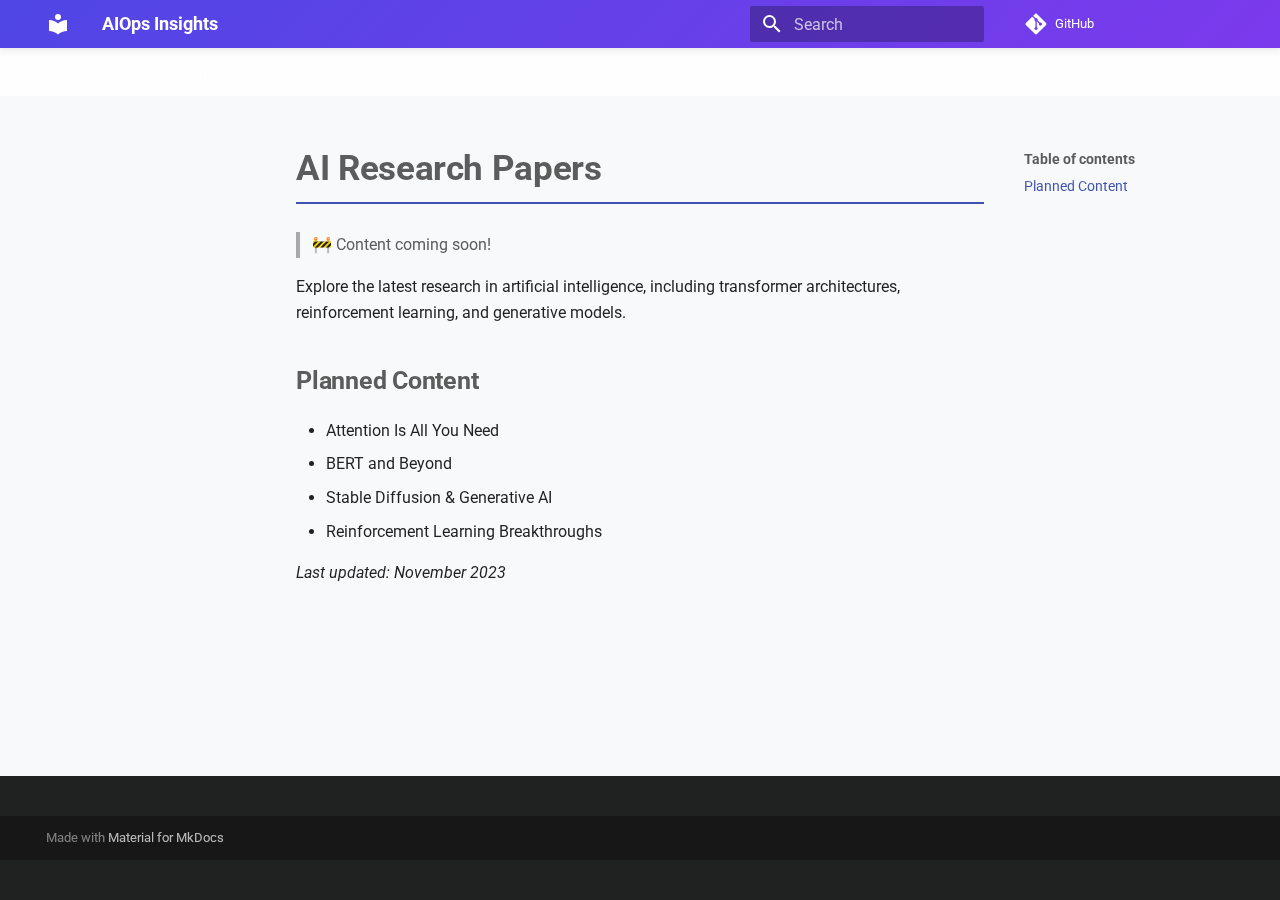
<file: ai-research/index.html>
<!doctype html><html lang=en class=no-js> <head><meta charset=utf-8><meta name=viewport content="width=device-width,initial-scale=1"><link href=https://aiops-insights.com/ai-research/ rel=canonical><link rel=icon href=../assets/images/favicon.png><meta name=generator content="mkdocs-1.6.1, mkdocs-material-9.7.0"><title>AI Research Papers - AIOps Insights</title><link rel=stylesheet href=../assets/stylesheets/main.618322db.min.css><link rel=preconnect href=https://fonts.gstatic.com crossorigin><link rel=stylesheet href="https://fonts.googleapis.com/css?family=Roboto:300,300i,400,400i,700,700i%7CRoboto+Mono:400,400i,700,700i&display=fallback"><style>:root{--md-text-font:"Roboto";--md-code-font:"Roboto Mono"}</style><link rel=stylesheet href=../css/extra.css><script>__md_scope=new URL("..",location),__md_hash=e=>[...e].reduce(((e,_)=>(e<<5)-e+_.charCodeAt(0)),0),__md_get=(e,_=localStorage,t=__md_scope)=>JSON.parse(_.getItem(t.pathname+"."+e)),__md_set=(e,_,t=localStorage,a=__md_scope)=>{try{t.setItem(a.pathname+"."+e,JSON.stringify(_))}catch(e){}}</script></head> <body dir=ltr> <input class=md-toggle data-md-toggle=drawer type=checkbox id=__drawer autocomplete=off> <input class=md-toggle data-md-toggle=search type=checkbox id=__search autocomplete=off> <label class=md-overlay for=__drawer></label> <div data-md-component=skip> <a href=#ai-research-papers class=md-skip> Skip to content </a> </div> <div data-md-component=announce> </div> <header class=md-header data-md-component=header> <nav class="md-header__inner md-grid" aria-label=Header> <a href=.. title="AIOps Insights" class="md-header__button md-logo" aria-label="AIOps Insights" data-md-component=logo> <svg xmlns=http://www.w3.org/2000/svg viewbox="0 0 24 24"><path d="M12 8a3 3 0 0 0 3-3 3 3 0 0 0-3-3 3 3 0 0 0-3 3 3 3 0 0 0 3 3m0 3.54C9.64 9.35 6.5 8 3 8v11c3.5 0 6.64 1.35 9 3.54 2.36-2.19 5.5-3.54 9-3.54V8c-3.5 0-6.64 1.35-9 3.54"/></svg> </a> <label class="md-header__button md-icon" for=__drawer> <svg xmlns=http://www.w3.org/2000/svg viewbox="0 0 24 24"><path d="M3 6h18v2H3zm0 5h18v2H3zm0 5h18v2H3z"/></svg> </label> <div class=md-header__title data-md-component=header-title> <div class=md-header__ellipsis> <div class=md-header__topic> <span class=md-ellipsis> AIOps Insights </span> </div> <div class=md-header__topic data-md-component=header-topic> <span class=md-ellipsis> AI Research Papers </span> </div> </div> </div> <script>var palette=__md_get("__palette");if(palette&&palette.color){if("(prefers-color-scheme)"===palette.color.media){var media=matchMedia("(prefers-color-scheme: light)"),input=document.querySelector(media.matches?"[data-md-color-media='(prefers-color-scheme: light)']":"[data-md-color-media='(prefers-color-scheme: dark)']");palette.color.media=input.getAttribute("data-md-color-media"),palette.color.scheme=input.getAttribute("data-md-color-scheme"),palette.color.primary=input.getAttribute("data-md-color-primary"),palette.color.accent=input.getAttribute("data-md-color-accent")}for(var[key,value]of Object.entries(palette.color))document.body.setAttribute("data-md-color-"+key,value)}</script> <label class="md-header__button md-icon" for=__search> <svg xmlns=http://www.w3.org/2000/svg viewbox="0 0 24 24"><path d="M9.5 3A6.5 6.5 0 0 1 16 9.5c0 1.61-.59 3.09-1.56 4.23l.27.27h.79l5 5-1.5 1.5-5-5v-.79l-.27-.27A6.52 6.52 0 0 1 9.5 16 6.5 6.5 0 0 1 3 9.5 6.5 6.5 0 0 1 9.5 3m0 2C7 5 5 7 5 9.5S7 14 9.5 14 14 12 14 9.5 12 5 9.5 5"/></svg> </label> <div class=md-search data-md-component=search role=dialog> <label class=md-search__overlay for=__search></label> <div class=md-search__inner role=search> <form class=md-search__form name=search> <input type=text class=md-search__input name=query aria-label=Search placeholder=Search autocapitalize=off autocorrect=off autocomplete=off spellcheck=false data-md-component=search-query required> <label class="md-search__icon md-icon" for=__search> <svg xmlns=http://www.w3.org/2000/svg viewbox="0 0 24 24"><path d="M9.5 3A6.5 6.5 0 0 1 16 9.5c0 1.61-.59 3.09-1.56 4.23l.27.27h.79l5 5-1.5 1.5-5-5v-.79l-.27-.27A6.52 6.52 0 0 1 9.5 16 6.5 6.5 0 0 1 3 9.5 6.5 6.5 0 0 1 9.5 3m0 2C7 5 5 7 5 9.5S7 14 9.5 14 14 12 14 9.5 12 5 9.5 5"/></svg> <svg xmlns=http://www.w3.org/2000/svg viewbox="0 0 24 24"><path d="M20 11v2H8l5.5 5.5-1.42 1.42L4.16 12l7.92-7.92L13.5 5.5 8 11z"/></svg> </label> <nav class=md-search__options aria-label=Search> <button type=reset class="md-search__icon md-icon" title=Clear aria-label=Clear tabindex=-1> <svg xmlns=http://www.w3.org/2000/svg viewbox="0 0 24 24"><path d="M19 6.41 17.59 5 12 10.59 6.41 5 5 6.41 10.59 12 5 17.59 6.41 19 12 13.41 17.59 19 19 17.59 13.41 12z"/></svg> </button> </nav> </form> <div class=md-search__output> <div class=md-search__scrollwrap tabindex=0 data-md-scrollfix> <div class=md-search-result data-md-component=search-result> <div class=md-search-result__meta> Initializing search </div> <ol class=md-search-result__list role=presentation></ol> </div> </div> </div> </div> </div> <div class=md-header__source> <a href=https://github.com/himy2u/aiopsinsights.git title="Go to repository" class=md-source data-md-component=source> <div class="md-source__icon md-icon"> <svg xmlns=http://www.w3.org/2000/svg viewbox="0 0 448 512"><!-- Font Awesome Free 7.1.0 by @fontawesome - https://fontawesome.com License - https://fontawesome.com/license/free (Icons: CC BY 4.0, Fonts: SIL OFL 1.1, Code: MIT License) Copyright 2025 Fonticons, Inc.--><path d="M439.6 236.1 244 40.5c-5.4-5.5-12.8-8.5-20.4-8.5s-15 3-20.4 8.4L162.5 81l51.5 51.5c27.1-9.1 52.7 16.8 43.4 43.7l49.7 49.7c34.2-11.8 61.2 31 35.5 56.7-26.5 26.5-70.2-2.9-56-37.3L240.3 199v121.9c25.3 12.5 22.3 41.8 9.1 55-6.4 6.4-15.2 10.1-24.3 10.1s-17.8-3.6-24.3-10.1c-17.6-17.6-11.1-46.9 11.2-56v-123c-20.8-8.5-24.6-30.7-18.6-45L142.6 101 8.5 235.1C3 240.6 0 247.9 0 255.5s3 15 8.5 20.4l195.6 195.7c5.4 5.4 12.7 8.4 20.4 8.4s15-3 20.4-8.4l194.7-194.7c5.4-5.4 8.4-12.8 8.4-20.4s-3-15-8.4-20.4"/></svg> </div> <div class=md-source__repository> GitHub </div> </a> </div> </nav> </header> <div class=md-container data-md-component=container> <nav class=md-tabs aria-label=Tabs data-md-component=tabs> <div class=md-grid> <ul class=md-tabs__list> <li class=md-tabs__item> <a href=.. class=md-tabs__link> Home </a> </li> <li class=md-tabs__item> <a href=../ai-papers/ class=md-tabs__link> AI Papers </a> </li> <li class=md-tabs__item> <a href=../end-to-end-eng/ class=md-tabs__link> Engineering </a> </li> <li class=md-tabs__item> <a href=../tool-finops/ class=md-tabs__link> FinOps </a> </li> </ul> </div> </nav> <main class=md-main data-md-component=main> <div class="md-main__inner md-grid"> <div class="md-sidebar md-sidebar--primary" data-md-component=sidebar data-md-type=navigation> <div class=md-sidebar__scrollwrap> <div class=md-sidebar__inner> <nav class="md-nav md-nav--primary md-nav--lifted" aria-label=Navigation data-md-level=0> <label class=md-nav__title for=__drawer> <a href=.. title="AIOps Insights" class="md-nav__button md-logo" aria-label="AIOps Insights" data-md-component=logo> <svg xmlns=http://www.w3.org/2000/svg viewbox="0 0 24 24"><path d="M12 8a3 3 0 0 0 3-3 3 3 0 0 0-3-3 3 3 0 0 0-3 3 3 3 0 0 0 3 3m0 3.54C9.64 9.35 6.5 8 3 8v11c3.5 0 6.64 1.35 9 3.54 2.36-2.19 5.5-3.54 9-3.54V8c-3.5 0-6.64 1.35-9 3.54"/></svg> </a> AIOps Insights </label> <div class=md-nav__source> <a href=https://github.com/himy2u/aiopsinsights.git title="Go to repository" class=md-source data-md-component=source> <div class="md-source__icon md-icon"> <svg xmlns=http://www.w3.org/2000/svg viewbox="0 0 448 512"><!-- Font Awesome Free 7.1.0 by @fontawesome - https://fontawesome.com License - https://fontawesome.com/license/free (Icons: CC BY 4.0, Fonts: SIL OFL 1.1, Code: MIT License) Copyright 2025 Fonticons, Inc.--><path d="M439.6 236.1 244 40.5c-5.4-5.5-12.8-8.5-20.4-8.5s-15 3-20.4 8.4L162.5 81l51.5 51.5c27.1-9.1 52.7 16.8 43.4 43.7l49.7 49.7c34.2-11.8 61.2 31 35.5 56.7-26.5 26.5-70.2-2.9-56-37.3L240.3 199v121.9c25.3 12.5 22.3 41.8 9.1 55-6.4 6.4-15.2 10.1-24.3 10.1s-17.8-3.6-24.3-10.1c-17.6-17.6-11.1-46.9 11.2-56v-123c-20.8-8.5-24.6-30.7-18.6-45L142.6 101 8.5 235.1C3 240.6 0 247.9 0 255.5s3 15 8.5 20.4l195.6 195.7c5.4 5.4 12.7 8.4 20.4 8.4s15-3 20.4-8.4l194.7-194.7c5.4-5.4 8.4-12.8 8.4-20.4s-3-15-8.4-20.4"/></svg> </div> <div class=md-source__repository> GitHub </div> </a> </div> <ul class=md-nav__list data-md-scrollfix> <li class=md-nav__item> <a href=.. class=md-nav__link> <span class=md-ellipsis> Home </span> </a> </li> <li class=md-nav__item> <a href=../ai-papers/ class=md-nav__link> <span class=md-ellipsis> AI Papers </span> </a> </li> <li class=md-nav__item> <a href=../end-to-end-eng/ class=md-nav__link> <span class=md-ellipsis> Engineering </span> </a> </li> <li class=md-nav__item> <a href=../tool-finops/ class=md-nav__link> <span class=md-ellipsis> FinOps </span> </a> </li> </ul> </nav> </div> </div> </div> <div class="md-sidebar md-sidebar--secondary" data-md-component=sidebar data-md-type=toc> <div class=md-sidebar__scrollwrap> <div class=md-sidebar__inner> <nav class="md-nav md-nav--secondary" aria-label="Table of contents"> <label class=md-nav__title for=__toc> <span class="md-nav__icon md-icon"></span> Table of contents </label> <ul class=md-nav__list data-md-component=toc data-md-scrollfix> <li class=md-nav__item> <a href=#planned-content class=md-nav__link> <span class=md-ellipsis> Planned Content </span> </a> </li> </ul> </nav> </div> </div> </div> <div class=md-content data-md-component=content> <article class="md-content__inner md-typeset"> <h1 id=ai-research-papers>AI Research Papers<a class=headerlink href=#ai-research-papers title="Permanent link">&para;</a></h1> <blockquote> <p>🚧 Content coming soon!</p> </blockquote> <p>Explore the latest research in artificial intelligence, including transformer architectures, reinforcement learning, and generative models.</p> <h2 id=planned-content>Planned Content<a class=headerlink href=#planned-content title="Permanent link">&para;</a></h2> <ul> <li>Attention Is All You Need</li> <li>BERT and Beyond</li> <li>Stable Diffusion &amp; Generative AI</li> <li>Reinforcement Learning Breakthroughs</li> </ul> <p><em>Last updated: November 2023</em></p> </article> </div> <script>var target=document.getElementById(location.hash.slice(1));target&&target.name&&(target.checked=target.name.startsWith("__tabbed_"))</script> </div> </main> <footer class=md-footer> <div class="md-footer-meta md-typeset"> <div class="md-footer-meta__inner md-grid"> <div class=md-copyright> Made with <a href=https://squidfunk.github.io/mkdocs-material/ target=_blank rel=noopener> Material for MkDocs </a> </div> </div> </div> </footer> </div> <div class=md-dialog data-md-component=dialog> <div class="md-dialog__inner md-typeset"></div> </div> <script id=__config type=application/json>{"annotate": null, "base": "..", "features": ["navigation.tabs", "navigation.indexes", "search.highlight"], "search": "../assets/javascripts/workers/search.7a47a382.min.js", "tags": null, "translations": {"clipboard.copied": "Copied to clipboard", "clipboard.copy": "Copy to clipboard", "search.result.more.one": "1 more on this page", "search.result.more.other": "# more on this page", "search.result.none": "No matching documents", "search.result.one": "1 matching document", "search.result.other": "# matching documents", "search.result.placeholder": "Type to start searching", "search.result.term.missing": "Missing", "select.version": "Select version"}, "version": null}</script> <script src=../assets/javascripts/bundle.e71a0d61.min.js></script> <script src=../js/extra.js></script> </body> </html>
</file>
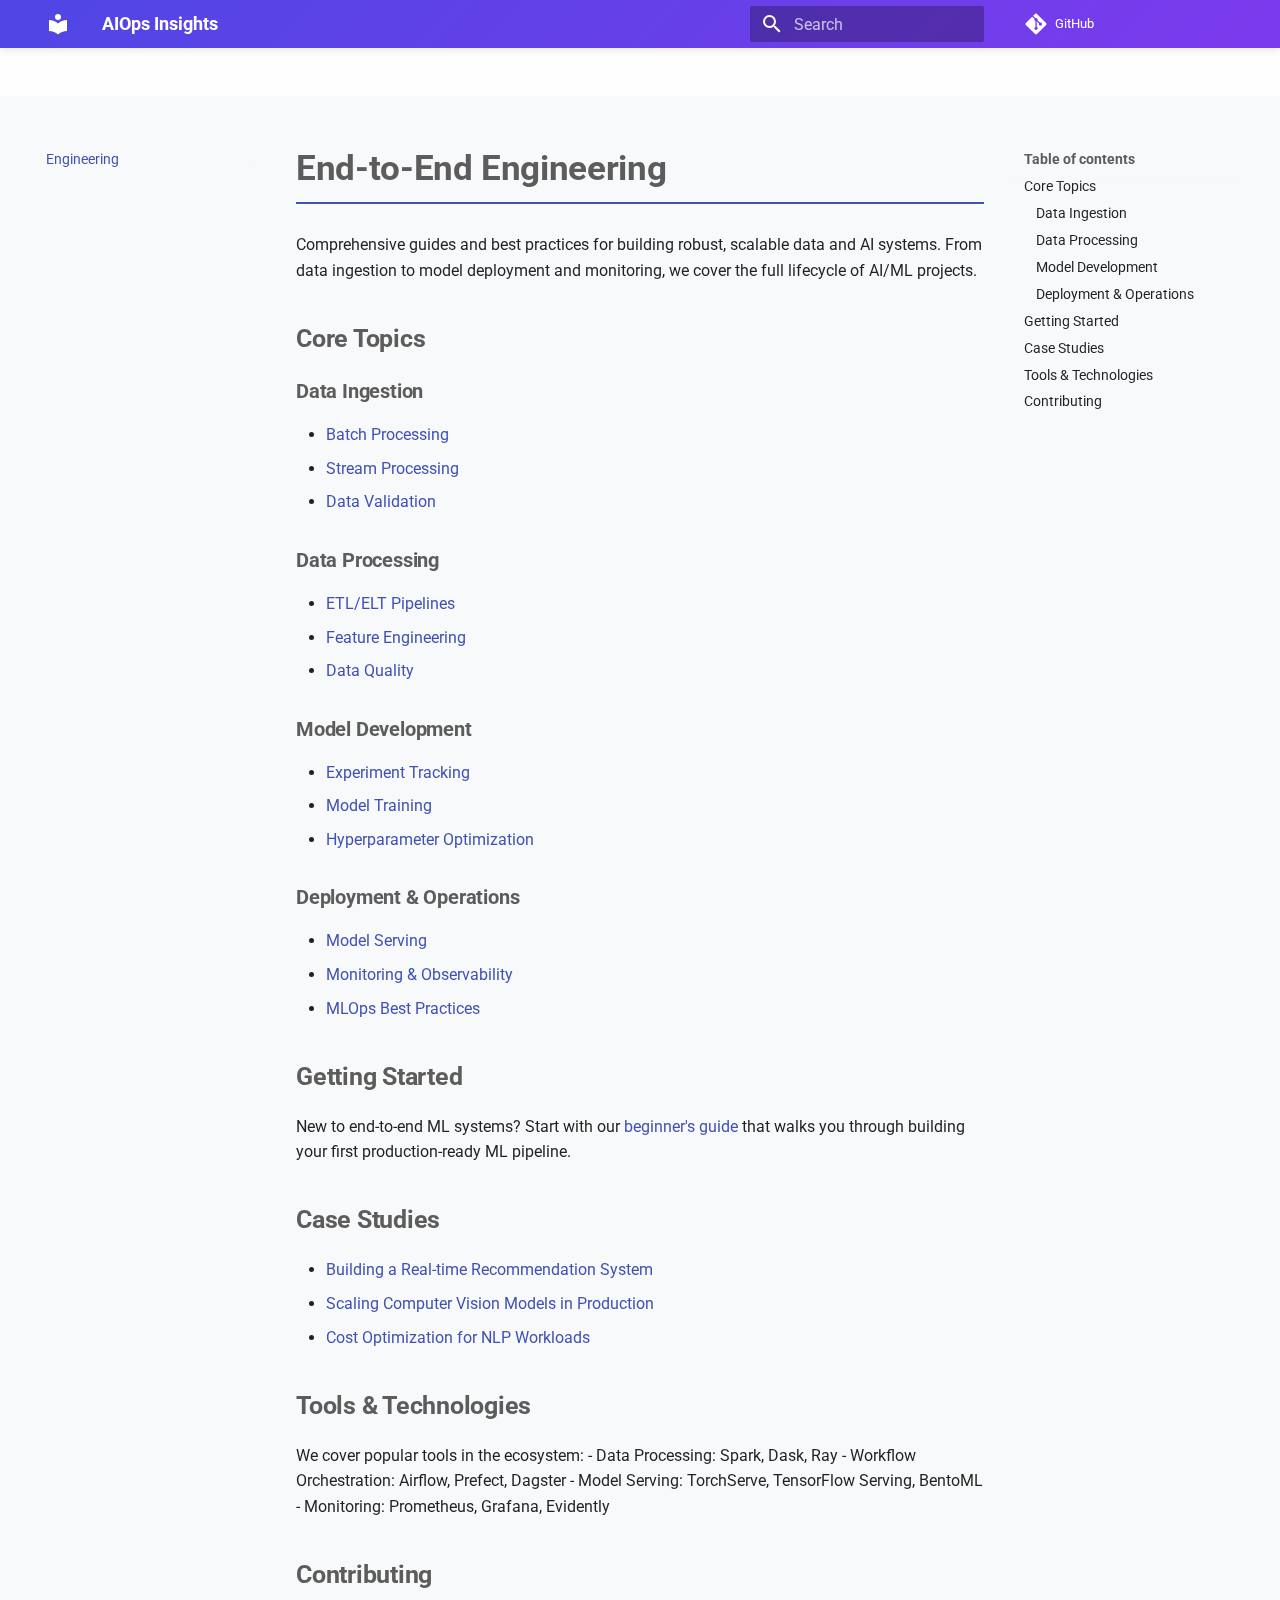
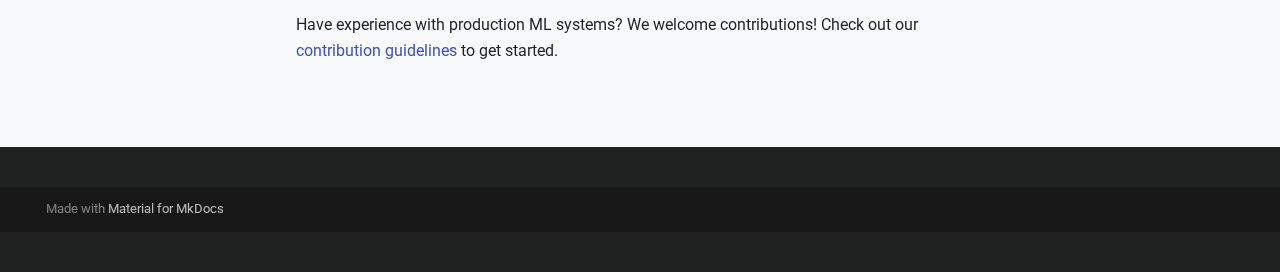
<file: end-to-end-eng/index.html>
<!doctype html><html lang=en class=no-js> <head><meta charset=utf-8><meta name=viewport content="width=device-width,initial-scale=1"><link href=https://aiops-insights.com/end-to-end-eng/ rel=canonical><link href=../ai-papers/ rel=prev><link href=../tool-finops/ rel=next><link rel=icon href=../assets/images/favicon.png><meta name=generator content="mkdocs-1.6.1, mkdocs-material-9.7.0"><title>Engineering - AIOps Insights</title><link rel=stylesheet href=../assets/stylesheets/main.618322db.min.css><link rel=preconnect href=https://fonts.gstatic.com crossorigin><link rel=stylesheet href="https://fonts.googleapis.com/css?family=Roboto:300,300i,400,400i,700,700i%7CRoboto+Mono:400,400i,700,700i&display=fallback"><style>:root{--md-text-font:"Roboto";--md-code-font:"Roboto Mono"}</style><link rel=stylesheet href=../css/extra.css><script>__md_scope=new URL("..",location),__md_hash=e=>[...e].reduce(((e,_)=>(e<<5)-e+_.charCodeAt(0)),0),__md_get=(e,_=localStorage,t=__md_scope)=>JSON.parse(_.getItem(t.pathname+"."+e)),__md_set=(e,_,t=localStorage,a=__md_scope)=>{try{t.setItem(a.pathname+"."+e,JSON.stringify(_))}catch(e){}}</script></head> <body dir=ltr> <input class=md-toggle data-md-toggle=drawer type=checkbox id=__drawer autocomplete=off> <input class=md-toggle data-md-toggle=search type=checkbox id=__search autocomplete=off> <label class=md-overlay for=__drawer></label> <div data-md-component=skip> <a href=#end-to-end-engineering class=md-skip> Skip to content </a> </div> <div data-md-component=announce> </div> <header class=md-header data-md-component=header> <nav class="md-header__inner md-grid" aria-label=Header> <a href=.. title="AIOps Insights" class="md-header__button md-logo" aria-label="AIOps Insights" data-md-component=logo> <svg xmlns=http://www.w3.org/2000/svg viewbox="0 0 24 24"><path d="M12 8a3 3 0 0 0 3-3 3 3 0 0 0-3-3 3 3 0 0 0-3 3 3 3 0 0 0 3 3m0 3.54C9.64 9.35 6.5 8 3 8v11c3.5 0 6.64 1.35 9 3.54 2.36-2.19 5.5-3.54 9-3.54V8c-3.5 0-6.64 1.35-9 3.54"/></svg> </a> <label class="md-header__button md-icon" for=__drawer> <svg xmlns=http://www.w3.org/2000/svg viewbox="0 0 24 24"><path d="M3 6h18v2H3zm0 5h18v2H3zm0 5h18v2H3z"/></svg> </label> <div class=md-header__title data-md-component=header-title> <div class=md-header__ellipsis> <div class=md-header__topic> <span class=md-ellipsis> AIOps Insights </span> </div> <div class=md-header__topic data-md-component=header-topic> <span class=md-ellipsis> Engineering </span> </div> </div> </div> <script>var palette=__md_get("__palette");if(palette&&palette.color){if("(prefers-color-scheme)"===palette.color.media){var media=matchMedia("(prefers-color-scheme: light)"),input=document.querySelector(media.matches?"[data-md-color-media='(prefers-color-scheme: light)']":"[data-md-color-media='(prefers-color-scheme: dark)']");palette.color.media=input.getAttribute("data-md-color-media"),palette.color.scheme=input.getAttribute("data-md-color-scheme"),palette.color.primary=input.getAttribute("data-md-color-primary"),palette.color.accent=input.getAttribute("data-md-color-accent")}for(var[key,value]of Object.entries(palette.color))document.body.setAttribute("data-md-color-"+key,value)}</script> <label class="md-header__button md-icon" for=__search> <svg xmlns=http://www.w3.org/2000/svg viewbox="0 0 24 24"><path d="M9.5 3A6.5 6.5 0 0 1 16 9.5c0 1.61-.59 3.09-1.56 4.23l.27.27h.79l5 5-1.5 1.5-5-5v-.79l-.27-.27A6.52 6.52 0 0 1 9.5 16 6.5 6.5 0 0 1 3 9.5 6.5 6.5 0 0 1 9.5 3m0 2C7 5 5 7 5 9.5S7 14 9.5 14 14 12 14 9.5 12 5 9.5 5"/></svg> </label> <div class=md-search data-md-component=search role=dialog> <label class=md-search__overlay for=__search></label> <div class=md-search__inner role=search> <form class=md-search__form name=search> <input type=text class=md-search__input name=query aria-label=Search placeholder=Search autocapitalize=off autocorrect=off autocomplete=off spellcheck=false data-md-component=search-query required> <label class="md-search__icon md-icon" for=__search> <svg xmlns=http://www.w3.org/2000/svg viewbox="0 0 24 24"><path d="M9.5 3A6.5 6.5 0 0 1 16 9.5c0 1.61-.59 3.09-1.56 4.23l.27.27h.79l5 5-1.5 1.5-5-5v-.79l-.27-.27A6.52 6.52 0 0 1 9.5 16 6.5 6.5 0 0 1 3 9.5 6.5 6.5 0 0 1 9.5 3m0 2C7 5 5 7 5 9.5S7 14 9.5 14 14 12 14 9.5 12 5 9.5 5"/></svg> <svg xmlns=http://www.w3.org/2000/svg viewbox="0 0 24 24"><path d="M20 11v2H8l5.5 5.5-1.42 1.42L4.16 12l7.92-7.92L13.5 5.5 8 11z"/></svg> </label> <nav class=md-search__options aria-label=Search> <button type=reset class="md-search__icon md-icon" title=Clear aria-label=Clear tabindex=-1> <svg xmlns=http://www.w3.org/2000/svg viewbox="0 0 24 24"><path d="M19 6.41 17.59 5 12 10.59 6.41 5 5 6.41 10.59 12 5 17.59 6.41 19 12 13.41 17.59 19 19 17.59 13.41 12z"/></svg> </button> </nav> </form> <div class=md-search__output> <div class=md-search__scrollwrap tabindex=0 data-md-scrollfix> <div class=md-search-result data-md-component=search-result> <div class=md-search-result__meta> Initializing search </div> <ol class=md-search-result__list role=presentation></ol> </div> </div> </div> </div> </div> <div class=md-header__source> <a href=https://github.com/himy2u/aiopsinsights.git title="Go to repository" class=md-source data-md-component=source> <div class="md-source__icon md-icon"> <svg xmlns=http://www.w3.org/2000/svg viewbox="0 0 448 512"><!-- Font Awesome Free 7.1.0 by @fontawesome - https://fontawesome.com License - https://fontawesome.com/license/free (Icons: CC BY 4.0, Fonts: SIL OFL 1.1, Code: MIT License) Copyright 2025 Fonticons, Inc.--><path d="M439.6 236.1 244 40.5c-5.4-5.5-12.8-8.5-20.4-8.5s-15 3-20.4 8.4L162.5 81l51.5 51.5c27.1-9.1 52.7 16.8 43.4 43.7l49.7 49.7c34.2-11.8 61.2 31 35.5 56.7-26.5 26.5-70.2-2.9-56-37.3L240.3 199v121.9c25.3 12.5 22.3 41.8 9.1 55-6.4 6.4-15.2 10.1-24.3 10.1s-17.8-3.6-24.3-10.1c-17.6-17.6-11.1-46.9 11.2-56v-123c-20.8-8.5-24.6-30.7-18.6-45L142.6 101 8.5 235.1C3 240.6 0 247.9 0 255.5s3 15 8.5 20.4l195.6 195.7c5.4 5.4 12.7 8.4 20.4 8.4s15-3 20.4-8.4l194.7-194.7c5.4-5.4 8.4-12.8 8.4-20.4s-3-15-8.4-20.4"/></svg> </div> <div class=md-source__repository> GitHub </div> </a> </div> </nav> </header> <div class=md-container data-md-component=container> <nav class=md-tabs aria-label=Tabs data-md-component=tabs> <div class=md-grid> <ul class=md-tabs__list> <li class=md-tabs__item> <a href=.. class=md-tabs__link> Home </a> </li> <li class=md-tabs__item> <a href=../ai-papers/ class=md-tabs__link> AI Papers </a> </li> <li class="md-tabs__item md-tabs__item--active"> <a href=./ class=md-tabs__link> Engineering </a> </li> <li class=md-tabs__item> <a href=../tool-finops/ class=md-tabs__link> FinOps </a> </li> </ul> </div> </nav> <main class=md-main data-md-component=main> <div class="md-main__inner md-grid"> <div class="md-sidebar md-sidebar--primary" data-md-component=sidebar data-md-type=navigation> <div class=md-sidebar__scrollwrap> <div class=md-sidebar__inner> <nav class="md-nav md-nav--primary md-nav--lifted" aria-label=Navigation data-md-level=0> <label class=md-nav__title for=__drawer> <a href=.. title="AIOps Insights" class="md-nav__button md-logo" aria-label="AIOps Insights" data-md-component=logo> <svg xmlns=http://www.w3.org/2000/svg viewbox="0 0 24 24"><path d="M12 8a3 3 0 0 0 3-3 3 3 0 0 0-3-3 3 3 0 0 0-3 3 3 3 0 0 0 3 3m0 3.54C9.64 9.35 6.5 8 3 8v11c3.5 0 6.64 1.35 9 3.54 2.36-2.19 5.5-3.54 9-3.54V8c-3.5 0-6.64 1.35-9 3.54"/></svg> </a> AIOps Insights </label> <div class=md-nav__source> <a href=https://github.com/himy2u/aiopsinsights.git title="Go to repository" class=md-source data-md-component=source> <div class="md-source__icon md-icon"> <svg xmlns=http://www.w3.org/2000/svg viewbox="0 0 448 512"><!-- Font Awesome Free 7.1.0 by @fontawesome - https://fontawesome.com License - https://fontawesome.com/license/free (Icons: CC BY 4.0, Fonts: SIL OFL 1.1, Code: MIT License) Copyright 2025 Fonticons, Inc.--><path d="M439.6 236.1 244 40.5c-5.4-5.5-12.8-8.5-20.4-8.5s-15 3-20.4 8.4L162.5 81l51.5 51.5c27.1-9.1 52.7 16.8 43.4 43.7l49.7 49.7c34.2-11.8 61.2 31 35.5 56.7-26.5 26.5-70.2-2.9-56-37.3L240.3 199v121.9c25.3 12.5 22.3 41.8 9.1 55-6.4 6.4-15.2 10.1-24.3 10.1s-17.8-3.6-24.3-10.1c-17.6-17.6-11.1-46.9 11.2-56v-123c-20.8-8.5-24.6-30.7-18.6-45L142.6 101 8.5 235.1C3 240.6 0 247.9 0 255.5s3 15 8.5 20.4l195.6 195.7c5.4 5.4 12.7 8.4 20.4 8.4s15-3 20.4-8.4l194.7-194.7c5.4-5.4 8.4-12.8 8.4-20.4s-3-15-8.4-20.4"/></svg> </div> <div class=md-source__repository> GitHub </div> </a> </div> <ul class=md-nav__list data-md-scrollfix> <li class=md-nav__item> <a href=.. class=md-nav__link> <span class=md-ellipsis> Home </span> </a> </li> <li class=md-nav__item> <a href=../ai-papers/ class=md-nav__link> <span class=md-ellipsis> AI Papers </span> </a> </li> <li class="md-nav__item md-nav__item--active"> <input class="md-nav__toggle md-toggle" type=checkbox id=__toc> <label class="md-nav__link md-nav__link--active" for=__toc> <span class=md-ellipsis> Engineering </span> <span class="md-nav__icon md-icon"></span> </label> <a href=./ class="md-nav__link md-nav__link--active"> <span class=md-ellipsis> Engineering </span> </a> <nav class="md-nav md-nav--secondary" aria-label="Table of contents"> <label class=md-nav__title for=__toc> <span class="md-nav__icon md-icon"></span> Table of contents </label> <ul class=md-nav__list data-md-component=toc data-md-scrollfix> <li class=md-nav__item> <a href=#core-topics class=md-nav__link> <span class=md-ellipsis> Core Topics </span> </a> <nav class=md-nav aria-label="Core Topics"> <ul class=md-nav__list> <li class=md-nav__item> <a href=#data-ingestion class=md-nav__link> <span class=md-ellipsis> Data Ingestion </span> </a> </li> <li class=md-nav__item> <a href=#data-processing class=md-nav__link> <span class=md-ellipsis> Data Processing </span> </a> </li> <li class=md-nav__item> <a href=#model-development class=md-nav__link> <span class=md-ellipsis> Model Development </span> </a> </li> <li class=md-nav__item> <a href=#deployment-operations class=md-nav__link> <span class=md-ellipsis> Deployment &amp; Operations </span> </a> </li> </ul> </nav> </li> <li class=md-nav__item> <a href=#getting-started class=md-nav__link> <span class=md-ellipsis> Getting Started </span> </a> </li> <li class=md-nav__item> <a href=#case-studies class=md-nav__link> <span class=md-ellipsis> Case Studies </span> </a> </li> <li class=md-nav__item> <a href=#tools-technologies class=md-nav__link> <span class=md-ellipsis> Tools &amp; Technologies </span> </a> </li> <li class=md-nav__item> <a href=#contributing class=md-nav__link> <span class=md-ellipsis> Contributing </span> </a> </li> </ul> </nav> </li> <li class=md-nav__item> <a href=../tool-finops/ class=md-nav__link> <span class=md-ellipsis> FinOps </span> </a> </li> </ul> </nav> </div> </div> </div> <div class="md-sidebar md-sidebar--secondary" data-md-component=sidebar data-md-type=toc> <div class=md-sidebar__scrollwrap> <div class=md-sidebar__inner> <nav class="md-nav md-nav--secondary" aria-label="Table of contents"> <label class=md-nav__title for=__toc> <span class="md-nav__icon md-icon"></span> Table of contents </label> <ul class=md-nav__list data-md-component=toc data-md-scrollfix> <li class=md-nav__item> <a href=#core-topics class=md-nav__link> <span class=md-ellipsis> Core Topics </span> </a> <nav class=md-nav aria-label="Core Topics"> <ul class=md-nav__list> <li class=md-nav__item> <a href=#data-ingestion class=md-nav__link> <span class=md-ellipsis> Data Ingestion </span> </a> </li> <li class=md-nav__item> <a href=#data-processing class=md-nav__link> <span class=md-ellipsis> Data Processing </span> </a> </li> <li class=md-nav__item> <a href=#model-development class=md-nav__link> <span class=md-ellipsis> Model Development </span> </a> </li> <li class=md-nav__item> <a href=#deployment-operations class=md-nav__link> <span class=md-ellipsis> Deployment &amp; Operations </span> </a> </li> </ul> </nav> </li> <li class=md-nav__item> <a href=#getting-started class=md-nav__link> <span class=md-ellipsis> Getting Started </span> </a> </li> <li class=md-nav__item> <a href=#case-studies class=md-nav__link> <span class=md-ellipsis> Case Studies </span> </a> </li> <li class=md-nav__item> <a href=#tools-technologies class=md-nav__link> <span class=md-ellipsis> Tools &amp; Technologies </span> </a> </li> <li class=md-nav__item> <a href=#contributing class=md-nav__link> <span class=md-ellipsis> Contributing </span> </a> </li> </ul> </nav> </div> </div> </div> <div class=md-content data-md-component=content> <article class="md-content__inner md-typeset"> <h1 id=end-to-end-engineering>End-to-End Engineering<a class=headerlink href=#end-to-end-engineering title="Permanent link">&para;</a></h1> <p>Comprehensive guides and best practices for building robust, scalable data and AI systems. From data ingestion to model deployment and monitoring, we cover the full lifecycle of AI/ML projects.</p> <h2 id=core-topics>Core Topics<a class=headerlink href=#core-topics title="Permanent link">&para;</a></h2> <h3 id=data-ingestion>Data Ingestion<a class=headerlink href=#data-ingestion title="Permanent link">&para;</a></h3> <ul> <li><a href=/end-to-end-eng/batch-processing/ >Batch Processing</a></li> <li><a href=/end-to-end-eng/stream-processing/ >Stream Processing</a></li> <li><a href=/end-to-end-eng/data-validation/ >Data Validation</a></li> </ul> <h3 id=data-processing>Data Processing<a class=headerlink href=#data-processing title="Permanent link">&para;</a></h3> <ul> <li><a href=/end-to-end-eng/etl-pipelines/ >ETL/ELT Pipelines</a></li> <li><a href=/end-to-end-eng/feature-engineering/ >Feature Engineering</a></li> <li><a href=/end-to-end-eng/data-quality/ >Data Quality</a></li> </ul> <h3 id=model-development>Model Development<a class=headerlink href=#model-development title="Permanent link">&para;</a></h3> <ul> <li><a href=/end-to-end-eng/experiment-tracking/ >Experiment Tracking</a></li> <li><a href=/end-to-end-eng/model-training/ >Model Training</a></li> <li><a href=/end-to-end-eng/hyperparameter-optimization/ >Hyperparameter Optimization</a></li> </ul> <h3 id=deployment-operations>Deployment &amp; Operations<a class=headerlink href=#deployment-operations title="Permanent link">&para;</a></h3> <ul> <li><a href=/end-to-end-eng/model-serving/ >Model Serving</a></li> <li><a href=/end-to-end-eng/monitoring/ >Monitoring &amp; Observability</a></li> <li><a href=/end-to-end-eng/mlops/ >MLOps Best Practices</a></li> </ul> <h2 id=getting-started>Getting Started<a class=headerlink href=#getting-started title="Permanent link">&para;</a></h2> <p>New to end-to-end ML systems? Start with our <a href=/end-to-end-eng/getting-started/ >beginner's guide</a> that walks you through building your first production-ready ML pipeline.</p> <h2 id=case-studies>Case Studies<a class=headerlink href=#case-studies title="Permanent link">&para;</a></h2> <ul> <li><a href=/end-to-end-eng/case-studies/recommendation-system/ >Building a Real-time Recommendation System</a></li> <li><a href=/end-to-end-eng/case-studies/cv-scaling/ >Scaling Computer Vision Models in Production</a></li> <li><a href=/end-to-end-eng/case-studies/nlp-cost-optimization/ >Cost Optimization for NLP Workloads</a></li> </ul> <h2 id=tools-technologies>Tools &amp; Technologies<a class=headerlink href=#tools-technologies title="Permanent link">&para;</a></h2> <p>We cover popular tools in the ecosystem: - Data Processing: Spark, Dask, Ray - Workflow Orchestration: Airflow, Prefect, Dagster - Model Serving: TorchServe, TensorFlow Serving, BentoML - Monitoring: Prometheus, Grafana, Evidently</p> <h2 id=contributing>Contributing<a class=headerlink href=#contributing title="Permanent link">&para;</a></h2> <p>Have experience with production ML systems? We welcome contributions! Check out our <a href=https://github.com/himy2u/aiopsinsights/blob/main/CONTRIBUTING.md>contribution guidelines</a> to get started.</p> </article> </div> <script>var target=document.getElementById(location.hash.slice(1));target&&target.name&&(target.checked=target.name.startsWith("__tabbed_"))</script> </div> </main> <footer class=md-footer> <div class="md-footer-meta md-typeset"> <div class="md-footer-meta__inner md-grid"> <div class=md-copyright> Made with <a href=https://squidfunk.github.io/mkdocs-material/ target=_blank rel=noopener> Material for MkDocs </a> </div> </div> </div> </footer> </div> <div class=md-dialog data-md-component=dialog> <div class="md-dialog__inner md-typeset"></div> </div> <script id=__config type=application/json>{"annotate": null, "base": "..", "features": ["navigation.tabs", "navigation.indexes", "search.highlight"], "search": "../assets/javascripts/workers/search.7a47a382.min.js", "tags": null, "translations": {"clipboard.copied": "Copied to clipboard", "clipboard.copy": "Copy to clipboard", "search.result.more.one": "1 more on this page", "search.result.more.other": "# more on this page", "search.result.none": "No matching documents", "search.result.one": "1 matching document", "search.result.other": "# matching documents", "search.result.placeholder": "Type to start searching", "search.result.term.missing": "Missing", "select.version": "Select version"}, "version": null}</script> <script src=../assets/javascripts/bundle.e71a0d61.min.js></script> <script src=../js/extra.js></script> </body> </html>
</file>
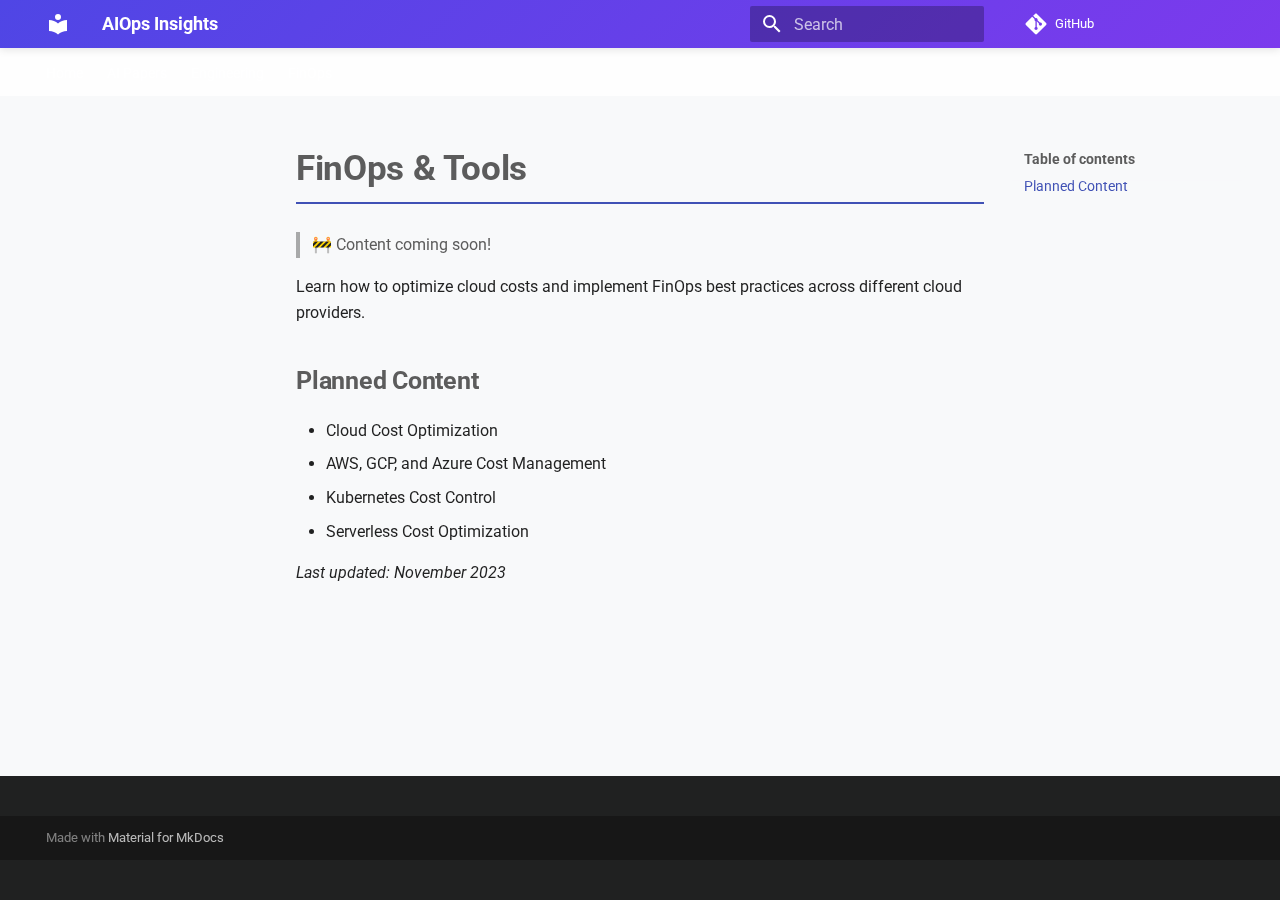
<file: finops/index.html>
<!doctype html><html lang=en class=no-js> <head><meta charset=utf-8><meta name=viewport content="width=device-width,initial-scale=1"><link href=https://aiops-insights.com/finops/ rel=canonical><link rel=icon href=../assets/images/favicon.png><meta name=generator content="mkdocs-1.6.1, mkdocs-material-9.7.0"><title>FinOps & Tools - AIOps Insights</title><link rel=stylesheet href=../assets/stylesheets/main.618322db.min.css><link rel=preconnect href=https://fonts.gstatic.com crossorigin><link rel=stylesheet href="https://fonts.googleapis.com/css?family=Roboto:300,300i,400,400i,700,700i%7CRoboto+Mono:400,400i,700,700i&display=fallback"><style>:root{--md-text-font:"Roboto";--md-code-font:"Roboto Mono"}</style><link rel=stylesheet href=../css/extra.css><script>__md_scope=new URL("..",location),__md_hash=e=>[...e].reduce(((e,_)=>(e<<5)-e+_.charCodeAt(0)),0),__md_get=(e,_=localStorage,t=__md_scope)=>JSON.parse(_.getItem(t.pathname+"."+e)),__md_set=(e,_,t=localStorage,a=__md_scope)=>{try{t.setItem(a.pathname+"."+e,JSON.stringify(_))}catch(e){}}</script></head> <body dir=ltr> <input class=md-toggle data-md-toggle=drawer type=checkbox id=__drawer autocomplete=off> <input class=md-toggle data-md-toggle=search type=checkbox id=__search autocomplete=off> <label class=md-overlay for=__drawer></label> <div data-md-component=skip> <a href=#finops-tools class=md-skip> Skip to content </a> </div> <div data-md-component=announce> </div> <header class=md-header data-md-component=header> <nav class="md-header__inner md-grid" aria-label=Header> <a href=.. title="AIOps Insights" class="md-header__button md-logo" aria-label="AIOps Insights" data-md-component=logo> <svg xmlns=http://www.w3.org/2000/svg viewbox="0 0 24 24"><path d="M12 8a3 3 0 0 0 3-3 3 3 0 0 0-3-3 3 3 0 0 0-3 3 3 3 0 0 0 3 3m0 3.54C9.64 9.35 6.5 8 3 8v11c3.5 0 6.64 1.35 9 3.54 2.36-2.19 5.5-3.54 9-3.54V8c-3.5 0-6.64 1.35-9 3.54"/></svg> </a> <label class="md-header__button md-icon" for=__drawer> <svg xmlns=http://www.w3.org/2000/svg viewbox="0 0 24 24"><path d="M3 6h18v2H3zm0 5h18v2H3zm0 5h18v2H3z"/></svg> </label> <div class=md-header__title data-md-component=header-title> <div class=md-header__ellipsis> <div class=md-header__topic> <span class=md-ellipsis> AIOps Insights </span> </div> <div class=md-header__topic data-md-component=header-topic> <span class=md-ellipsis> FinOps &amp; Tools </span> </div> </div> </div> <script>var palette=__md_get("__palette");if(palette&&palette.color){if("(prefers-color-scheme)"===palette.color.media){var media=matchMedia("(prefers-color-scheme: light)"),input=document.querySelector(media.matches?"[data-md-color-media='(prefers-color-scheme: light)']":"[data-md-color-media='(prefers-color-scheme: dark)']");palette.color.media=input.getAttribute("data-md-color-media"),palette.color.scheme=input.getAttribute("data-md-color-scheme"),palette.color.primary=input.getAttribute("data-md-color-primary"),palette.color.accent=input.getAttribute("data-md-color-accent")}for(var[key,value]of Object.entries(palette.color))document.body.setAttribute("data-md-color-"+key,value)}</script> <label class="md-header__button md-icon" for=__search> <svg xmlns=http://www.w3.org/2000/svg viewbox="0 0 24 24"><path d="M9.5 3A6.5 6.5 0 0 1 16 9.5c0 1.61-.59 3.09-1.56 4.23l.27.27h.79l5 5-1.5 1.5-5-5v-.79l-.27-.27A6.52 6.52 0 0 1 9.5 16 6.5 6.5 0 0 1 3 9.5 6.5 6.5 0 0 1 9.5 3m0 2C7 5 5 7 5 9.5S7 14 9.5 14 14 12 14 9.5 12 5 9.5 5"/></svg> </label> <div class=md-search data-md-component=search role=dialog> <label class=md-search__overlay for=__search></label> <div class=md-search__inner role=search> <form class=md-search__form name=search> <input type=text class=md-search__input name=query aria-label=Search placeholder=Search autocapitalize=off autocorrect=off autocomplete=off spellcheck=false data-md-component=search-query required> <label class="md-search__icon md-icon" for=__search> <svg xmlns=http://www.w3.org/2000/svg viewbox="0 0 24 24"><path d="M9.5 3A6.5 6.5 0 0 1 16 9.5c0 1.61-.59 3.09-1.56 4.23l.27.27h.79l5 5-1.5 1.5-5-5v-.79l-.27-.27A6.52 6.52 0 0 1 9.5 16 6.5 6.5 0 0 1 3 9.5 6.5 6.5 0 0 1 9.5 3m0 2C7 5 5 7 5 9.5S7 14 9.5 14 14 12 14 9.5 12 5 9.5 5"/></svg> <svg xmlns=http://www.w3.org/2000/svg viewbox="0 0 24 24"><path d="M20 11v2H8l5.5 5.5-1.42 1.42L4.16 12l7.92-7.92L13.5 5.5 8 11z"/></svg> </label> <nav class=md-search__options aria-label=Search> <button type=reset class="md-search__icon md-icon" title=Clear aria-label=Clear tabindex=-1> <svg xmlns=http://www.w3.org/2000/svg viewbox="0 0 24 24"><path d="M19 6.41 17.59 5 12 10.59 6.41 5 5 6.41 10.59 12 5 17.59 6.41 19 12 13.41 17.59 19 19 17.59 13.41 12z"/></svg> </button> </nav> </form> <div class=md-search__output> <div class=md-search__scrollwrap tabindex=0 data-md-scrollfix> <div class=md-search-result data-md-component=search-result> <div class=md-search-result__meta> Initializing search </div> <ol class=md-search-result__list role=presentation></ol> </div> </div> </div> </div> </div> <div class=md-header__source> <a href=https://github.com/himy2u/aiopsinsights.git title="Go to repository" class=md-source data-md-component=source> <div class="md-source__icon md-icon"> <svg xmlns=http://www.w3.org/2000/svg viewbox="0 0 448 512"><!-- Font Awesome Free 7.1.0 by @fontawesome - https://fontawesome.com License - https://fontawesome.com/license/free (Icons: CC BY 4.0, Fonts: SIL OFL 1.1, Code: MIT License) Copyright 2025 Fonticons, Inc.--><path d="M439.6 236.1 244 40.5c-5.4-5.5-12.8-8.5-20.4-8.5s-15 3-20.4 8.4L162.5 81l51.5 51.5c27.1-9.1 52.7 16.8 43.4 43.7l49.7 49.7c34.2-11.8 61.2 31 35.5 56.7-26.5 26.5-70.2-2.9-56-37.3L240.3 199v121.9c25.3 12.5 22.3 41.8 9.1 55-6.4 6.4-15.2 10.1-24.3 10.1s-17.8-3.6-24.3-10.1c-17.6-17.6-11.1-46.9 11.2-56v-123c-20.8-8.5-24.6-30.7-18.6-45L142.6 101 8.5 235.1C3 240.6 0 247.9 0 255.5s3 15 8.5 20.4l195.6 195.7c5.4 5.4 12.7 8.4 20.4 8.4s15-3 20.4-8.4l194.7-194.7c5.4-5.4 8.4-12.8 8.4-20.4s-3-15-8.4-20.4"/></svg> </div> <div class=md-source__repository> GitHub </div> </a> </div> </nav> </header> <div class=md-container data-md-component=container> <nav class=md-tabs aria-label=Tabs data-md-component=tabs> <div class=md-grid> <ul class=md-tabs__list> <li class=md-tabs__item> <a href=.. class=md-tabs__link> Home </a> </li> <li class=md-tabs__item> <a href=../ai-papers/ class=md-tabs__link> AI Papers </a> </li> <li class=md-tabs__item> <a href=../end-to-end-eng/ class=md-tabs__link> Engineering </a> </li> <li class=md-tabs__item> <a href=../tool-finops/ class=md-tabs__link> FinOps </a> </li> </ul> </div> </nav> <main class=md-main data-md-component=main> <div class="md-main__inner md-grid"> <div class="md-sidebar md-sidebar--primary" data-md-component=sidebar data-md-type=navigation> <div class=md-sidebar__scrollwrap> <div class=md-sidebar__inner> <nav class="md-nav md-nav--primary md-nav--lifted" aria-label=Navigation data-md-level=0> <label class=md-nav__title for=__drawer> <a href=.. title="AIOps Insights" class="md-nav__button md-logo" aria-label="AIOps Insights" data-md-component=logo> <svg xmlns=http://www.w3.org/2000/svg viewbox="0 0 24 24"><path d="M12 8a3 3 0 0 0 3-3 3 3 0 0 0-3-3 3 3 0 0 0-3 3 3 3 0 0 0 3 3m0 3.54C9.64 9.35 6.5 8 3 8v11c3.5 0 6.64 1.35 9 3.54 2.36-2.19 5.5-3.54 9-3.54V8c-3.5 0-6.64 1.35-9 3.54"/></svg> </a> AIOps Insights </label> <div class=md-nav__source> <a href=https://github.com/himy2u/aiopsinsights.git title="Go to repository" class=md-source data-md-component=source> <div class="md-source__icon md-icon"> <svg xmlns=http://www.w3.org/2000/svg viewbox="0 0 448 512"><!-- Font Awesome Free 7.1.0 by @fontawesome - https://fontawesome.com License - https://fontawesome.com/license/free (Icons: CC BY 4.0, Fonts: SIL OFL 1.1, Code: MIT License) Copyright 2025 Fonticons, Inc.--><path d="M439.6 236.1 244 40.5c-5.4-5.5-12.8-8.5-20.4-8.5s-15 3-20.4 8.4L162.5 81l51.5 51.5c27.1-9.1 52.7 16.8 43.4 43.7l49.7 49.7c34.2-11.8 61.2 31 35.5 56.7-26.5 26.5-70.2-2.9-56-37.3L240.3 199v121.9c25.3 12.5 22.3 41.8 9.1 55-6.4 6.4-15.2 10.1-24.3 10.1s-17.8-3.6-24.3-10.1c-17.6-17.6-11.1-46.9 11.2-56v-123c-20.8-8.5-24.6-30.7-18.6-45L142.6 101 8.5 235.1C3 240.6 0 247.9 0 255.5s3 15 8.5 20.4l195.6 195.7c5.4 5.4 12.7 8.4 20.4 8.4s15-3 20.4-8.4l194.7-194.7c5.4-5.4 8.4-12.8 8.4-20.4s-3-15-8.4-20.4"/></svg> </div> <div class=md-source__repository> GitHub </div> </a> </div> <ul class=md-nav__list data-md-scrollfix> <li class=md-nav__item> <a href=.. class=md-nav__link> <span class=md-ellipsis> Home </span> </a> </li> <li class=md-nav__item> <a href=../ai-papers/ class=md-nav__link> <span class=md-ellipsis> AI Papers </span> </a> </li> <li class=md-nav__item> <a href=../end-to-end-eng/ class=md-nav__link> <span class=md-ellipsis> Engineering </span> </a> </li> <li class=md-nav__item> <a href=../tool-finops/ class=md-nav__link> <span class=md-ellipsis> FinOps </span> </a> </li> </ul> </nav> </div> </div> </div> <div class="md-sidebar md-sidebar--secondary" data-md-component=sidebar data-md-type=toc> <div class=md-sidebar__scrollwrap> <div class=md-sidebar__inner> <nav class="md-nav md-nav--secondary" aria-label="Table of contents"> <label class=md-nav__title for=__toc> <span class="md-nav__icon md-icon"></span> Table of contents </label> <ul class=md-nav__list data-md-component=toc data-md-scrollfix> <li class=md-nav__item> <a href=#planned-content class=md-nav__link> <span class=md-ellipsis> Planned Content </span> </a> </li> </ul> </nav> </div> </div> </div> <div class=md-content data-md-component=content> <article class="md-content__inner md-typeset"> <h1 id=finops-tools>FinOps &amp; Tools<a class=headerlink href=#finops-tools title="Permanent link">&para;</a></h1> <blockquote> <p>🚧 Content coming soon!</p> </blockquote> <p>Learn how to optimize cloud costs and implement FinOps best practices across different cloud providers.</p> <h2 id=planned-content>Planned Content<a class=headerlink href=#planned-content title="Permanent link">&para;</a></h2> <ul> <li>Cloud Cost Optimization</li> <li>AWS, GCP, and Azure Cost Management</li> <li>Kubernetes Cost Control</li> <li>Serverless Cost Optimization</li> </ul> <p><em>Last updated: November 2023</em></p> </article> </div> <script>var target=document.getElementById(location.hash.slice(1));target&&target.name&&(target.checked=target.name.startsWith("__tabbed_"))</script> </div> </main> <footer class=md-footer> <div class="md-footer-meta md-typeset"> <div class="md-footer-meta__inner md-grid"> <div class=md-copyright> Made with <a href=https://squidfunk.github.io/mkdocs-material/ target=_blank rel=noopener> Material for MkDocs </a> </div> </div> </div> </footer> </div> <div class=md-dialog data-md-component=dialog> <div class="md-dialog__inner md-typeset"></div> </div> <script id=__config type=application/json>{"annotate": null, "base": "..", "features": ["navigation.tabs", "navigation.indexes", "search.highlight"], "search": "../assets/javascripts/workers/search.7a47a382.min.js", "tags": null, "translations": {"clipboard.copied": "Copied to clipboard", "clipboard.copy": "Copy to clipboard", "search.result.more.one": "1 more on this page", "search.result.more.other": "# more on this page", "search.result.none": "No matching documents", "search.result.one": "1 matching document", "search.result.other": "# matching documents", "search.result.placeholder": "Type to start searching", "search.result.term.missing": "Missing", "select.version": "Select version"}, "version": null}</script> <script src=../assets/javascripts/bundle.e71a0d61.min.js></script> <script src=../js/extra.js></script> </body> </html>
</file>
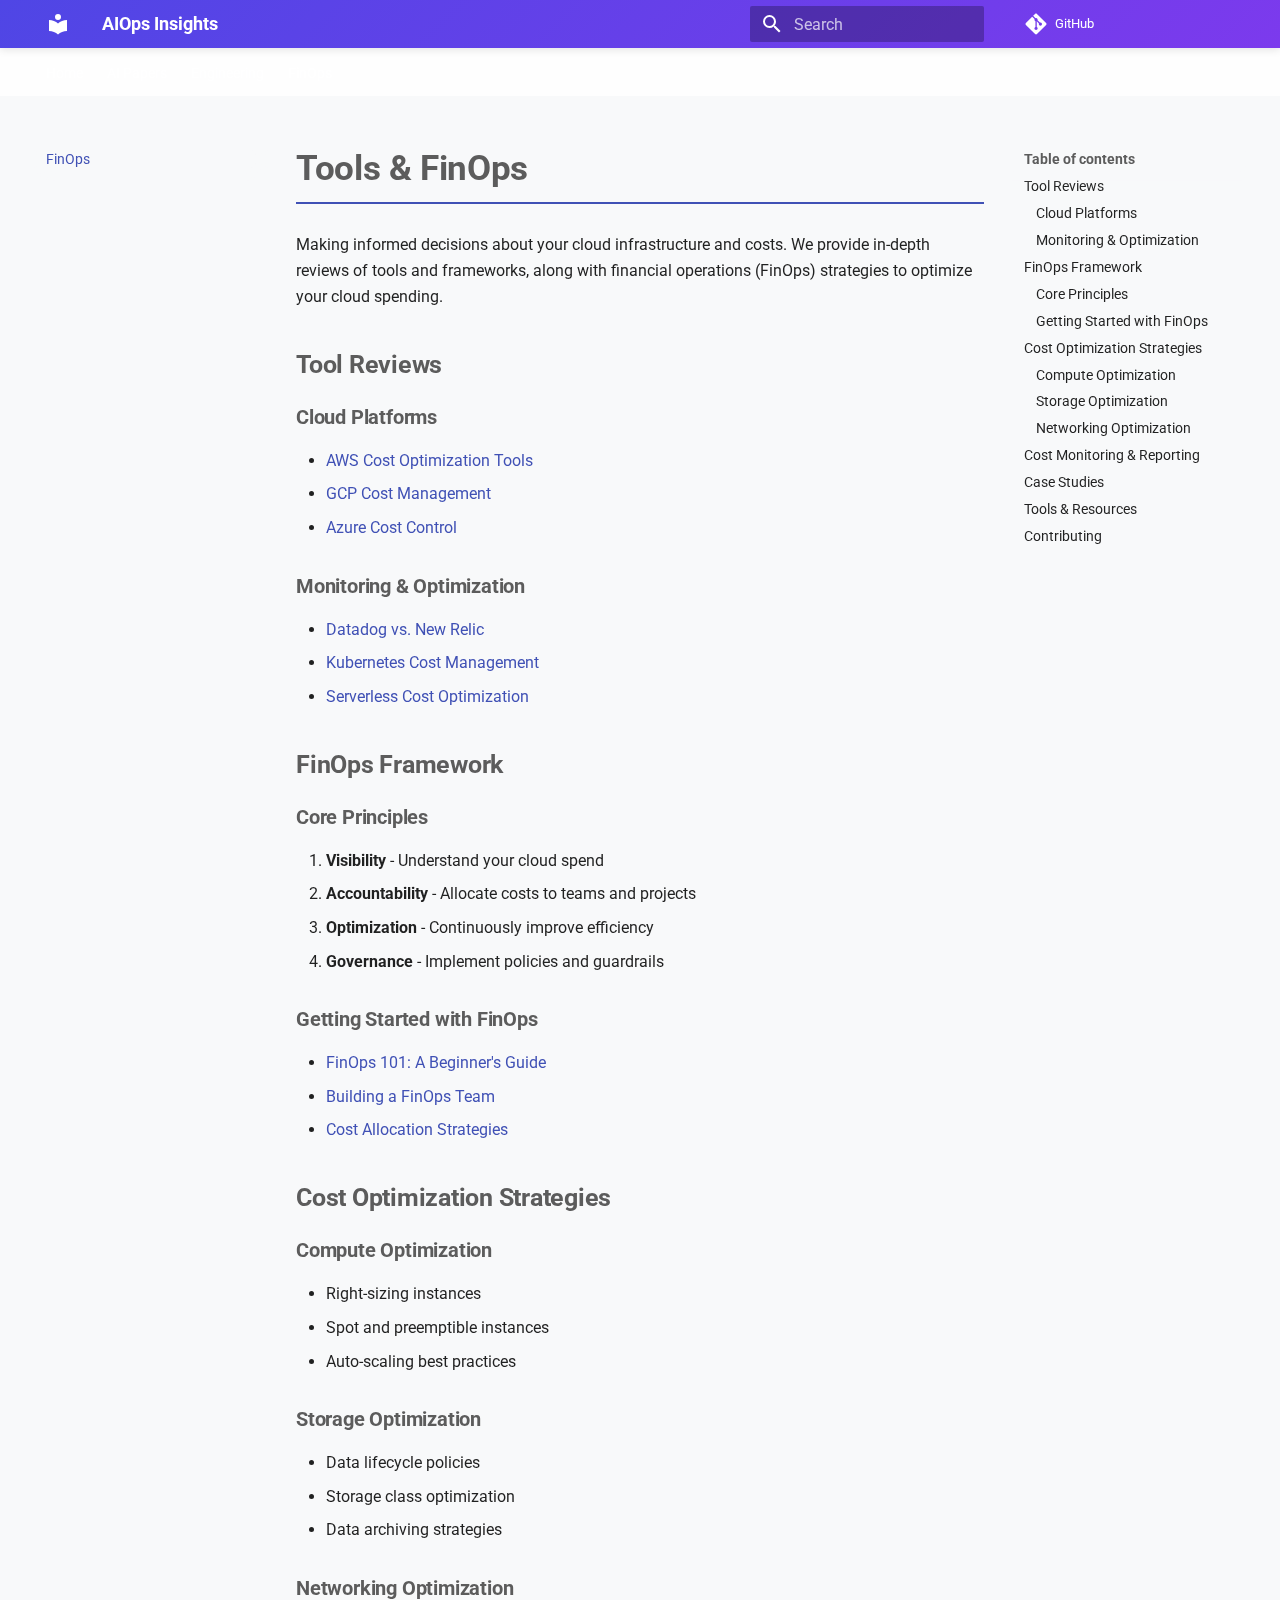
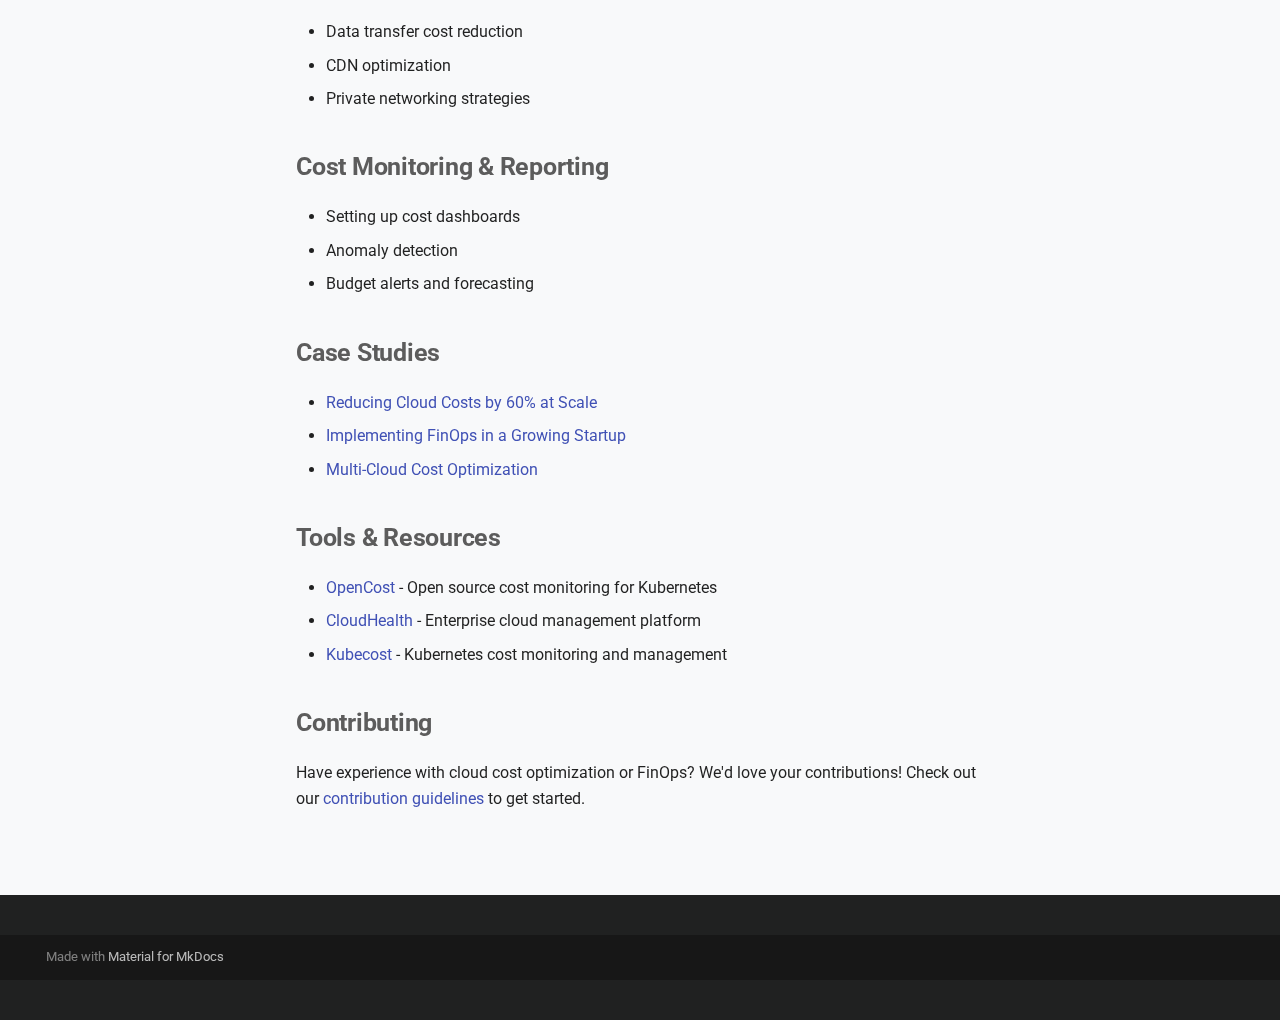
<file: tool-finops/index.html>
<!doctype html><html lang=en class=no-js> <head><meta charset=utf-8><meta name=viewport content="width=device-width,initial-scale=1"><link href=https://aiops-insights.com/tool-finops/ rel=canonical><link href=../end-to-end-eng/ rel=prev><link rel=icon href=../assets/images/favicon.png><meta name=generator content="mkdocs-1.6.1, mkdocs-material-9.7.0"><title>FinOps - AIOps Insights</title><link rel=stylesheet href=../assets/stylesheets/main.618322db.min.css><link rel=preconnect href=https://fonts.gstatic.com crossorigin><link rel=stylesheet href="https://fonts.googleapis.com/css?family=Roboto:300,300i,400,400i,700,700i%7CRoboto+Mono:400,400i,700,700i&display=fallback"><style>:root{--md-text-font:"Roboto";--md-code-font:"Roboto Mono"}</style><link rel=stylesheet href=../css/extra.css><script>__md_scope=new URL("..",location),__md_hash=e=>[...e].reduce(((e,_)=>(e<<5)-e+_.charCodeAt(0)),0),__md_get=(e,_=localStorage,t=__md_scope)=>JSON.parse(_.getItem(t.pathname+"."+e)),__md_set=(e,_,t=localStorage,a=__md_scope)=>{try{t.setItem(a.pathname+"."+e,JSON.stringify(_))}catch(e){}}</script></head> <body dir=ltr> <input class=md-toggle data-md-toggle=drawer type=checkbox id=__drawer autocomplete=off> <input class=md-toggle data-md-toggle=search type=checkbox id=__search autocomplete=off> <label class=md-overlay for=__drawer></label> <div data-md-component=skip> <a href=#tools-finops class=md-skip> Skip to content </a> </div> <div data-md-component=announce> </div> <header class=md-header data-md-component=header> <nav class="md-header__inner md-grid" aria-label=Header> <a href=.. title="AIOps Insights" class="md-header__button md-logo" aria-label="AIOps Insights" data-md-component=logo> <svg xmlns=http://www.w3.org/2000/svg viewbox="0 0 24 24"><path d="M12 8a3 3 0 0 0 3-3 3 3 0 0 0-3-3 3 3 0 0 0-3 3 3 3 0 0 0 3 3m0 3.54C9.64 9.35 6.5 8 3 8v11c3.5 0 6.64 1.35 9 3.54 2.36-2.19 5.5-3.54 9-3.54V8c-3.5 0-6.64 1.35-9 3.54"/></svg> </a> <label class="md-header__button md-icon" for=__drawer> <svg xmlns=http://www.w3.org/2000/svg viewbox="0 0 24 24"><path d="M3 6h18v2H3zm0 5h18v2H3zm0 5h18v2H3z"/></svg> </label> <div class=md-header__title data-md-component=header-title> <div class=md-header__ellipsis> <div class=md-header__topic> <span class=md-ellipsis> AIOps Insights </span> </div> <div class=md-header__topic data-md-component=header-topic> <span class=md-ellipsis> FinOps </span> </div> </div> </div> <script>var palette=__md_get("__palette");if(palette&&palette.color){if("(prefers-color-scheme)"===palette.color.media){var media=matchMedia("(prefers-color-scheme: light)"),input=document.querySelector(media.matches?"[data-md-color-media='(prefers-color-scheme: light)']":"[data-md-color-media='(prefers-color-scheme: dark)']");palette.color.media=input.getAttribute("data-md-color-media"),palette.color.scheme=input.getAttribute("data-md-color-scheme"),palette.color.primary=input.getAttribute("data-md-color-primary"),palette.color.accent=input.getAttribute("data-md-color-accent")}for(var[key,value]of Object.entries(palette.color))document.body.setAttribute("data-md-color-"+key,value)}</script> <label class="md-header__button md-icon" for=__search> <svg xmlns=http://www.w3.org/2000/svg viewbox="0 0 24 24"><path d="M9.5 3A6.5 6.5 0 0 1 16 9.5c0 1.61-.59 3.09-1.56 4.23l.27.27h.79l5 5-1.5 1.5-5-5v-.79l-.27-.27A6.52 6.52 0 0 1 9.5 16 6.5 6.5 0 0 1 3 9.5 6.5 6.5 0 0 1 9.5 3m0 2C7 5 5 7 5 9.5S7 14 9.5 14 14 12 14 9.5 12 5 9.5 5"/></svg> </label> <div class=md-search data-md-component=search role=dialog> <label class=md-search__overlay for=__search></label> <div class=md-search__inner role=search> <form class=md-search__form name=search> <input type=text class=md-search__input name=query aria-label=Search placeholder=Search autocapitalize=off autocorrect=off autocomplete=off spellcheck=false data-md-component=search-query required> <label class="md-search__icon md-icon" for=__search> <svg xmlns=http://www.w3.org/2000/svg viewbox="0 0 24 24"><path d="M9.5 3A6.5 6.5 0 0 1 16 9.5c0 1.61-.59 3.09-1.56 4.23l.27.27h.79l5 5-1.5 1.5-5-5v-.79l-.27-.27A6.52 6.52 0 0 1 9.5 16 6.5 6.5 0 0 1 3 9.5 6.5 6.5 0 0 1 9.5 3m0 2C7 5 5 7 5 9.5S7 14 9.5 14 14 12 14 9.5 12 5 9.5 5"/></svg> <svg xmlns=http://www.w3.org/2000/svg viewbox="0 0 24 24"><path d="M20 11v2H8l5.5 5.5-1.42 1.42L4.16 12l7.92-7.92L13.5 5.5 8 11z"/></svg> </label> <nav class=md-search__options aria-label=Search> <button type=reset class="md-search__icon md-icon" title=Clear aria-label=Clear tabindex=-1> <svg xmlns=http://www.w3.org/2000/svg viewbox="0 0 24 24"><path d="M19 6.41 17.59 5 12 10.59 6.41 5 5 6.41 10.59 12 5 17.59 6.41 19 12 13.41 17.59 19 19 17.59 13.41 12z"/></svg> </button> </nav> </form> <div class=md-search__output> <div class=md-search__scrollwrap tabindex=0 data-md-scrollfix> <div class=md-search-result data-md-component=search-result> <div class=md-search-result__meta> Initializing search </div> <ol class=md-search-result__list role=presentation></ol> </div> </div> </div> </div> </div> <div class=md-header__source> <a href=https://github.com/himy2u/aiopsinsights.git title="Go to repository" class=md-source data-md-component=source> <div class="md-source__icon md-icon"> <svg xmlns=http://www.w3.org/2000/svg viewbox="0 0 448 512"><!-- Font Awesome Free 7.1.0 by @fontawesome - https://fontawesome.com License - https://fontawesome.com/license/free (Icons: CC BY 4.0, Fonts: SIL OFL 1.1, Code: MIT License) Copyright 2025 Fonticons, Inc.--><path d="M439.6 236.1 244 40.5c-5.4-5.5-12.8-8.5-20.4-8.5s-15 3-20.4 8.4L162.5 81l51.5 51.5c27.1-9.1 52.7 16.8 43.4 43.7l49.7 49.7c34.2-11.8 61.2 31 35.5 56.7-26.5 26.5-70.2-2.9-56-37.3L240.3 199v121.9c25.3 12.5 22.3 41.8 9.1 55-6.4 6.4-15.2 10.1-24.3 10.1s-17.8-3.6-24.3-10.1c-17.6-17.6-11.1-46.9 11.2-56v-123c-20.8-8.5-24.6-30.7-18.6-45L142.6 101 8.5 235.1C3 240.6 0 247.9 0 255.5s3 15 8.5 20.4l195.6 195.7c5.4 5.4 12.7 8.4 20.4 8.4s15-3 20.4-8.4l194.7-194.7c5.4-5.4 8.4-12.8 8.4-20.4s-3-15-8.4-20.4"/></svg> </div> <div class=md-source__repository> GitHub </div> </a> </div> </nav> </header> <div class=md-container data-md-component=container> <nav class=md-tabs aria-label=Tabs data-md-component=tabs> <div class=md-grid> <ul class=md-tabs__list> <li class=md-tabs__item> <a href=.. class=md-tabs__link> Home </a> </li> <li class=md-tabs__item> <a href=../ai-papers/ class=md-tabs__link> AI Papers </a> </li> <li class=md-tabs__item> <a href=../end-to-end-eng/ class=md-tabs__link> Engineering </a> </li> <li class="md-tabs__item md-tabs__item--active"> <a href=./ class=md-tabs__link> FinOps </a> </li> </ul> </div> </nav> <main class=md-main data-md-component=main> <div class="md-main__inner md-grid"> <div class="md-sidebar md-sidebar--primary" data-md-component=sidebar data-md-type=navigation> <div class=md-sidebar__scrollwrap> <div class=md-sidebar__inner> <nav class="md-nav md-nav--primary md-nav--lifted" aria-label=Navigation data-md-level=0> <label class=md-nav__title for=__drawer> <a href=.. title="AIOps Insights" class="md-nav__button md-logo" aria-label="AIOps Insights" data-md-component=logo> <svg xmlns=http://www.w3.org/2000/svg viewbox="0 0 24 24"><path d="M12 8a3 3 0 0 0 3-3 3 3 0 0 0-3-3 3 3 0 0 0-3 3 3 3 0 0 0 3 3m0 3.54C9.64 9.35 6.5 8 3 8v11c3.5 0 6.64 1.35 9 3.54 2.36-2.19 5.5-3.54 9-3.54V8c-3.5 0-6.64 1.35-9 3.54"/></svg> </a> AIOps Insights </label> <div class=md-nav__source> <a href=https://github.com/himy2u/aiopsinsights.git title="Go to repository" class=md-source data-md-component=source> <div class="md-source__icon md-icon"> <svg xmlns=http://www.w3.org/2000/svg viewbox="0 0 448 512"><!-- Font Awesome Free 7.1.0 by @fontawesome - https://fontawesome.com License - https://fontawesome.com/license/free (Icons: CC BY 4.0, Fonts: SIL OFL 1.1, Code: MIT License) Copyright 2025 Fonticons, Inc.--><path d="M439.6 236.1 244 40.5c-5.4-5.5-12.8-8.5-20.4-8.5s-15 3-20.4 8.4L162.5 81l51.5 51.5c27.1-9.1 52.7 16.8 43.4 43.7l49.7 49.7c34.2-11.8 61.2 31 35.5 56.7-26.5 26.5-70.2-2.9-56-37.3L240.3 199v121.9c25.3 12.5 22.3 41.8 9.1 55-6.4 6.4-15.2 10.1-24.3 10.1s-17.8-3.6-24.3-10.1c-17.6-17.6-11.1-46.9 11.2-56v-123c-20.8-8.5-24.6-30.7-18.6-45L142.6 101 8.5 235.1C3 240.6 0 247.9 0 255.5s3 15 8.5 20.4l195.6 195.7c5.4 5.4 12.7 8.4 20.4 8.4s15-3 20.4-8.4l194.7-194.7c5.4-5.4 8.4-12.8 8.4-20.4s-3-15-8.4-20.4"/></svg> </div> <div class=md-source__repository> GitHub </div> </a> </div> <ul class=md-nav__list data-md-scrollfix> <li class=md-nav__item> <a href=.. class=md-nav__link> <span class=md-ellipsis> Home </span> </a> </li> <li class=md-nav__item> <a href=../ai-papers/ class=md-nav__link> <span class=md-ellipsis> AI Papers </span> </a> </li> <li class=md-nav__item> <a href=../end-to-end-eng/ class=md-nav__link> <span class=md-ellipsis> Engineering </span> </a> </li> <li class="md-nav__item md-nav__item--active"> <input class="md-nav__toggle md-toggle" type=checkbox id=__toc> <label class="md-nav__link md-nav__link--active" for=__toc> <span class=md-ellipsis> FinOps </span> <span class="md-nav__icon md-icon"></span> </label> <a href=./ class="md-nav__link md-nav__link--active"> <span class=md-ellipsis> FinOps </span> </a> <nav class="md-nav md-nav--secondary" aria-label="Table of contents"> <label class=md-nav__title for=__toc> <span class="md-nav__icon md-icon"></span> Table of contents </label> <ul class=md-nav__list data-md-component=toc data-md-scrollfix> <li class=md-nav__item> <a href=#tool-reviews class=md-nav__link> <span class=md-ellipsis> Tool Reviews </span> </a> <nav class=md-nav aria-label="Tool Reviews"> <ul class=md-nav__list> <li class=md-nav__item> <a href=#cloud-platforms class=md-nav__link> <span class=md-ellipsis> Cloud Platforms </span> </a> </li> <li class=md-nav__item> <a href=#monitoring-optimization class=md-nav__link> <span class=md-ellipsis> Monitoring &amp; Optimization </span> </a> </li> </ul> </nav> </li> <li class=md-nav__item> <a href=#finops-framework class=md-nav__link> <span class=md-ellipsis> FinOps Framework </span> </a> <nav class=md-nav aria-label="FinOps Framework"> <ul class=md-nav__list> <li class=md-nav__item> <a href=#core-principles class=md-nav__link> <span class=md-ellipsis> Core Principles </span> </a> </li> <li class=md-nav__item> <a href=#getting-started-with-finops class=md-nav__link> <span class=md-ellipsis> Getting Started with FinOps </span> </a> </li> </ul> </nav> </li> <li class=md-nav__item> <a href=#cost-optimization-strategies class=md-nav__link> <span class=md-ellipsis> Cost Optimization Strategies </span> </a> <nav class=md-nav aria-label="Cost Optimization Strategies"> <ul class=md-nav__list> <li class=md-nav__item> <a href=#compute-optimization class=md-nav__link> <span class=md-ellipsis> Compute Optimization </span> </a> </li> <li class=md-nav__item> <a href=#storage-optimization class=md-nav__link> <span class=md-ellipsis> Storage Optimization </span> </a> </li> <li class=md-nav__item> <a href=#networking-optimization class=md-nav__link> <span class=md-ellipsis> Networking Optimization </span> </a> </li> </ul> </nav> </li> <li class=md-nav__item> <a href=#cost-monitoring-reporting class=md-nav__link> <span class=md-ellipsis> Cost Monitoring &amp; Reporting </span> </a> </li> <li class=md-nav__item> <a href=#case-studies class=md-nav__link> <span class=md-ellipsis> Case Studies </span> </a> </li> <li class=md-nav__item> <a href=#tools-resources class=md-nav__link> <span class=md-ellipsis> Tools &amp; Resources </span> </a> </li> <li class=md-nav__item> <a href=#contributing class=md-nav__link> <span class=md-ellipsis> Contributing </span> </a> </li> </ul> </nav> </li> </ul> </nav> </div> </div> </div> <div class="md-sidebar md-sidebar--secondary" data-md-component=sidebar data-md-type=toc> <div class=md-sidebar__scrollwrap> <div class=md-sidebar__inner> <nav class="md-nav md-nav--secondary" aria-label="Table of contents"> <label class=md-nav__title for=__toc> <span class="md-nav__icon md-icon"></span> Table of contents </label> <ul class=md-nav__list data-md-component=toc data-md-scrollfix> <li class=md-nav__item> <a href=#tool-reviews class=md-nav__link> <span class=md-ellipsis> Tool Reviews </span> </a> <nav class=md-nav aria-label="Tool Reviews"> <ul class=md-nav__list> <li class=md-nav__item> <a href=#cloud-platforms class=md-nav__link> <span class=md-ellipsis> Cloud Platforms </span> </a> </li> <li class=md-nav__item> <a href=#monitoring-optimization class=md-nav__link> <span class=md-ellipsis> Monitoring &amp; Optimization </span> </a> </li> </ul> </nav> </li> <li class=md-nav__item> <a href=#finops-framework class=md-nav__link> <span class=md-ellipsis> FinOps Framework </span> </a> <nav class=md-nav aria-label="FinOps Framework"> <ul class=md-nav__list> <li class=md-nav__item> <a href=#core-principles class=md-nav__link> <span class=md-ellipsis> Core Principles </span> </a> </li> <li class=md-nav__item> <a href=#getting-started-with-finops class=md-nav__link> <span class=md-ellipsis> Getting Started with FinOps </span> </a> </li> </ul> </nav> </li> <li class=md-nav__item> <a href=#cost-optimization-strategies class=md-nav__link> <span class=md-ellipsis> Cost Optimization Strategies </span> </a> <nav class=md-nav aria-label="Cost Optimization Strategies"> <ul class=md-nav__list> <li class=md-nav__item> <a href=#compute-optimization class=md-nav__link> <span class=md-ellipsis> Compute Optimization </span> </a> </li> <li class=md-nav__item> <a href=#storage-optimization class=md-nav__link> <span class=md-ellipsis> Storage Optimization </span> </a> </li> <li class=md-nav__item> <a href=#networking-optimization class=md-nav__link> <span class=md-ellipsis> Networking Optimization </span> </a> </li> </ul> </nav> </li> <li class=md-nav__item> <a href=#cost-monitoring-reporting class=md-nav__link> <span class=md-ellipsis> Cost Monitoring &amp; Reporting </span> </a> </li> <li class=md-nav__item> <a href=#case-studies class=md-nav__link> <span class=md-ellipsis> Case Studies </span> </a> </li> <li class=md-nav__item> <a href=#tools-resources class=md-nav__link> <span class=md-ellipsis> Tools &amp; Resources </span> </a> </li> <li class=md-nav__item> <a href=#contributing class=md-nav__link> <span class=md-ellipsis> Contributing </span> </a> </li> </ul> </nav> </div> </div> </div> <div class=md-content data-md-component=content> <article class="md-content__inner md-typeset"> <h1 id=tools-finops>Tools &amp; FinOps<a class=headerlink href=#tools-finops title="Permanent link">&para;</a></h1> <p>Making informed decisions about your cloud infrastructure and costs. We provide in-depth reviews of tools and frameworks, along with financial operations (FinOps) strategies to optimize your cloud spending.</p> <h2 id=tool-reviews>Tool Reviews<a class=headerlink href=#tool-reviews title="Permanent link">&para;</a></h2> <h3 id=cloud-platforms>Cloud Platforms<a class=headerlink href=#cloud-platforms title="Permanent link">&para;</a></h3> <ul> <li><a href=/tool-finops/aws-cost-optimization/ >AWS Cost Optimization Tools</a></li> <li><a href=/tool-finops/gcp-cost-management/ >GCP Cost Management</a></li> <li><a href=/tool-finops/azure-cost-control/ >Azure Cost Control</a></li> </ul> <h3 id=monitoring-optimization>Monitoring &amp; Optimization<a class=headerlink href=#monitoring-optimization title="Permanent link">&para;</a></h3> <ul> <li><a href=/tool-finops/datadog-vs-newrelic/ >Datadog vs. New Relic</a></li> <li><a href=/tool-finops/k8s-cost-management/ >Kubernetes Cost Management</a></li> <li><a href=/tool-finops/serverless-costs/ >Serverless Cost Optimization</a></li> </ul> <h2 id=finops-framework>FinOps Framework<a class=headerlink href=#finops-framework title="Permanent link">&para;</a></h2> <h3 id=core-principles>Core Principles<a class=headerlink href=#core-principles title="Permanent link">&para;</a></h3> <ol> <li><strong>Visibility</strong> - Understand your cloud spend</li> <li><strong>Accountability</strong> - Allocate costs to teams and projects</li> <li><strong>Optimization</strong> - Continuously improve efficiency</li> <li><strong>Governance</strong> - Implement policies and guardrails</li> </ol> <h3 id=getting-started-with-finops>Getting Started with FinOps<a class=headerlink href=#getting-started-with-finops title="Permanent link">&para;</a></h3> <ul> <li><a href=/tool-finops/finops-101/ >FinOps 101: A Beginner's Guide</a></li> <li><a href=/tool-finops/building-finops-team/ >Building a FinOps Team</a></li> <li><a href=/tool-finops/cost-allocation/ >Cost Allocation Strategies</a></li> </ul> <h2 id=cost-optimization-strategies>Cost Optimization Strategies<a class=headerlink href=#cost-optimization-strategies title="Permanent link">&para;</a></h2> <h3 id=compute-optimization>Compute Optimization<a class=headerlink href=#compute-optimization title="Permanent link">&para;</a></h3> <ul> <li>Right-sizing instances</li> <li>Spot and preemptible instances</li> <li>Auto-scaling best practices</li> </ul> <h3 id=storage-optimization>Storage Optimization<a class=headerlink href=#storage-optimization title="Permanent link">&para;</a></h3> <ul> <li>Data lifecycle policies</li> <li>Storage class optimization</li> <li>Data archiving strategies</li> </ul> <h3 id=networking-optimization>Networking Optimization<a class=headerlink href=#networking-optimization title="Permanent link">&para;</a></h3> <ul> <li>Data transfer cost reduction</li> <li>CDN optimization</li> <li>Private networking strategies</li> </ul> <h2 id=cost-monitoring-reporting>Cost Monitoring &amp; Reporting<a class=headerlink href=#cost-monitoring-reporting title="Permanent link">&para;</a></h2> <ul> <li>Setting up cost dashboards</li> <li>Anomaly detection</li> <li>Budget alerts and forecasting</li> </ul> <h2 id=case-studies>Case Studies<a class=headerlink href=#case-studies title="Permanent link">&para;</a></h2> <ul> <li><a href=/tool-finops/case-studies/cost-reduction/ >Reducing Cloud Costs by 60% at Scale</a></li> <li><a href=/tool-finops/case-studies/startup-finops/ >Implementing FinOps in a Growing Startup</a></li> <li><a href=/tool-finops/case-studies/multi-cloud/ >Multi-Cloud Cost Optimization</a></li> </ul> <h2 id=tools-resources>Tools &amp; Resources<a class=headerlink href=#tools-resources title="Permanent link">&para;</a></h2> <ul> <li><a href=https://www.opencost.io/ >OpenCost</a> - Open source cost monitoring for Kubernetes</li> <li><a href=https://www.vmware.com/products/cloudhealth.html>CloudHealth</a> - Enterprise cloud management platform</li> <li><a href=https://www.kubecost.com/ >Kubecost</a> - Kubernetes cost monitoring and management</li> </ul> <h2 id=contributing>Contributing<a class=headerlink href=#contributing title="Permanent link">&para;</a></h2> <p>Have experience with cloud cost optimization or FinOps? We'd love your contributions! Check out our <a href=https://github.com/himy2u/aiopsinsights/blob/main/CONTRIBUTING.md>contribution guidelines</a> to get started.</p> </article> </div> <script>var target=document.getElementById(location.hash.slice(1));target&&target.name&&(target.checked=target.name.startsWith("__tabbed_"))</script> </div> </main> <footer class=md-footer> <div class="md-footer-meta md-typeset"> <div class="md-footer-meta__inner md-grid"> <div class=md-copyright> Made with <a href=https://squidfunk.github.io/mkdocs-material/ target=_blank rel=noopener> Material for MkDocs </a> </div> </div> </div> </footer> </div> <div class=md-dialog data-md-component=dialog> <div class="md-dialog__inner md-typeset"></div> </div> <script id=__config type=application/json>{"annotate": null, "base": "..", "features": ["navigation.tabs", "navigation.indexes", "search.highlight"], "search": "../assets/javascripts/workers/search.7a47a382.min.js", "tags": null, "translations": {"clipboard.copied": "Copied to clipboard", "clipboard.copy": "Copy to clipboard", "search.result.more.one": "1 more on this page", "search.result.more.other": "# more on this page", "search.result.none": "No matching documents", "search.result.one": "1 matching document", "search.result.other": "# matching documents", "search.result.placeholder": "Type to start searching", "search.result.term.missing": "Missing", "select.version": "Select version"}, "version": null}</script> <script src=../assets/javascripts/bundle.e71a0d61.min.js></script> <script src=../js/extra.js></script> </body> </html>
</file>
